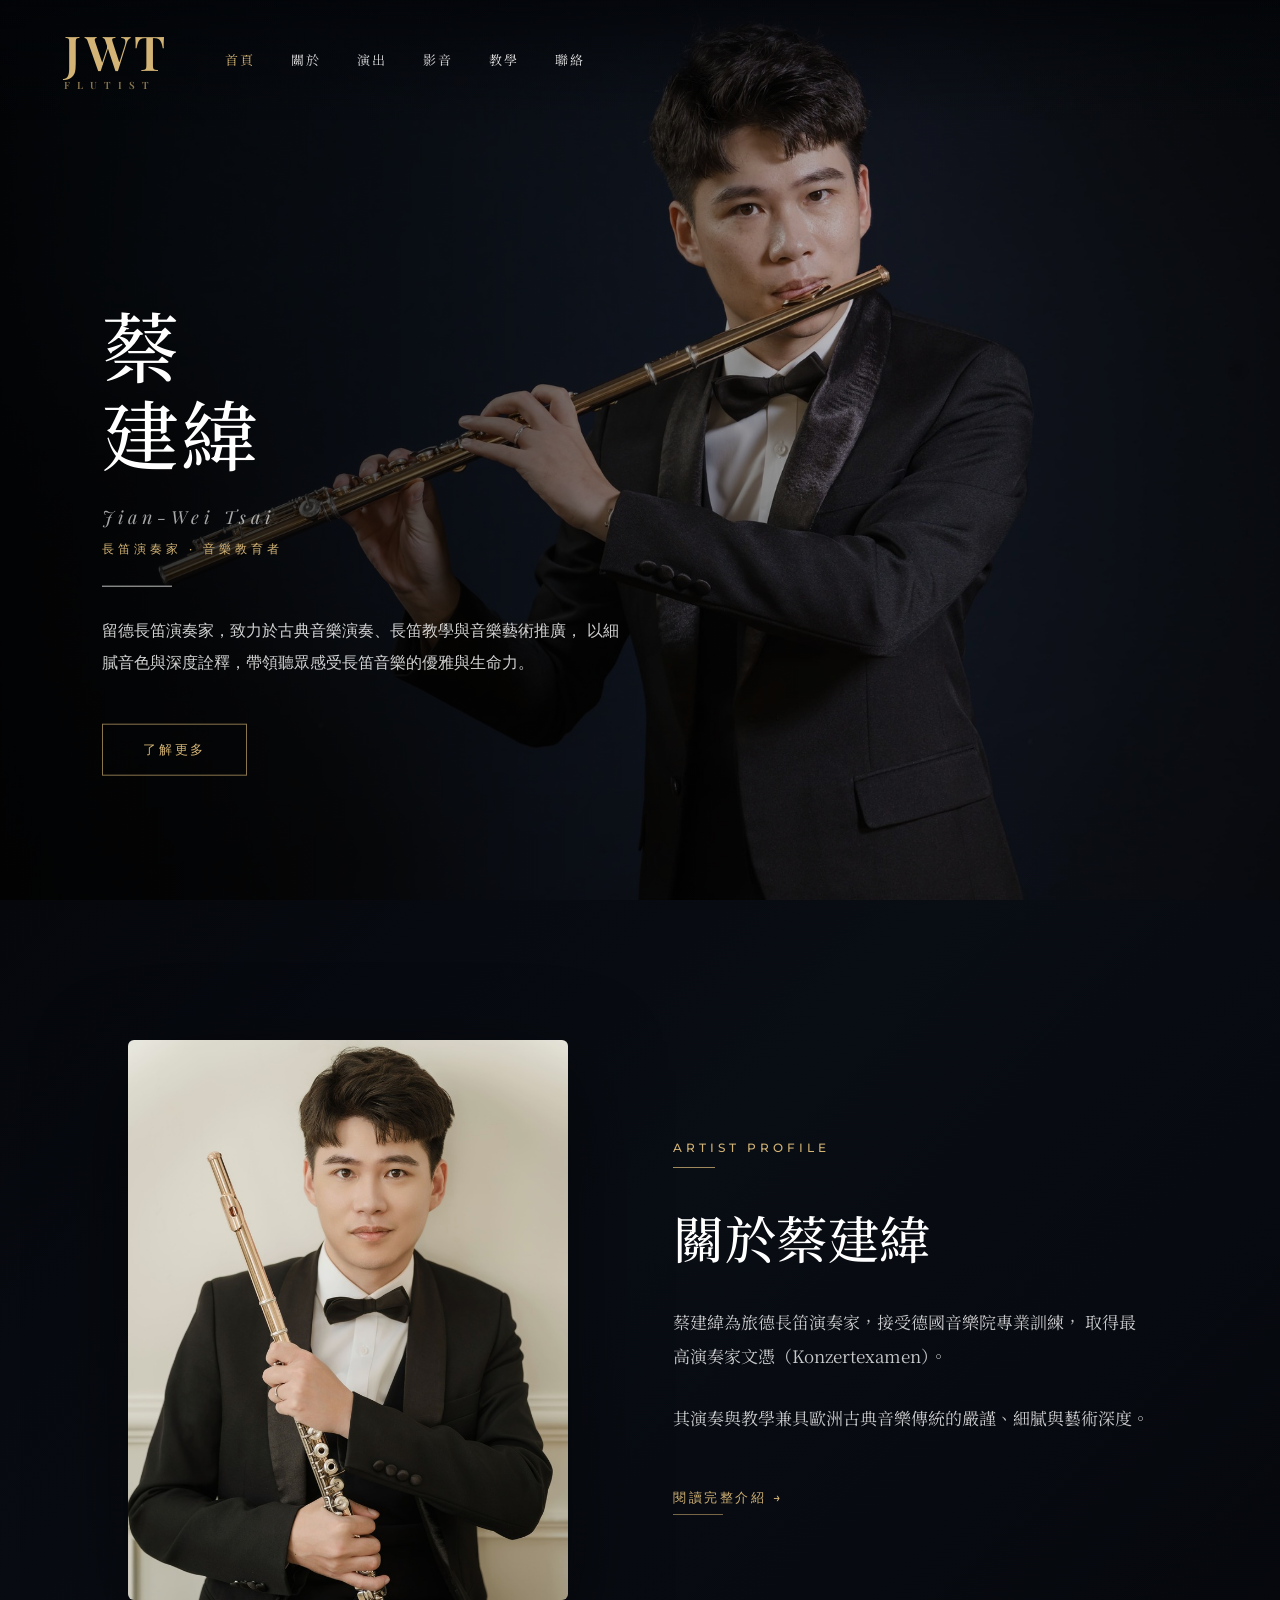
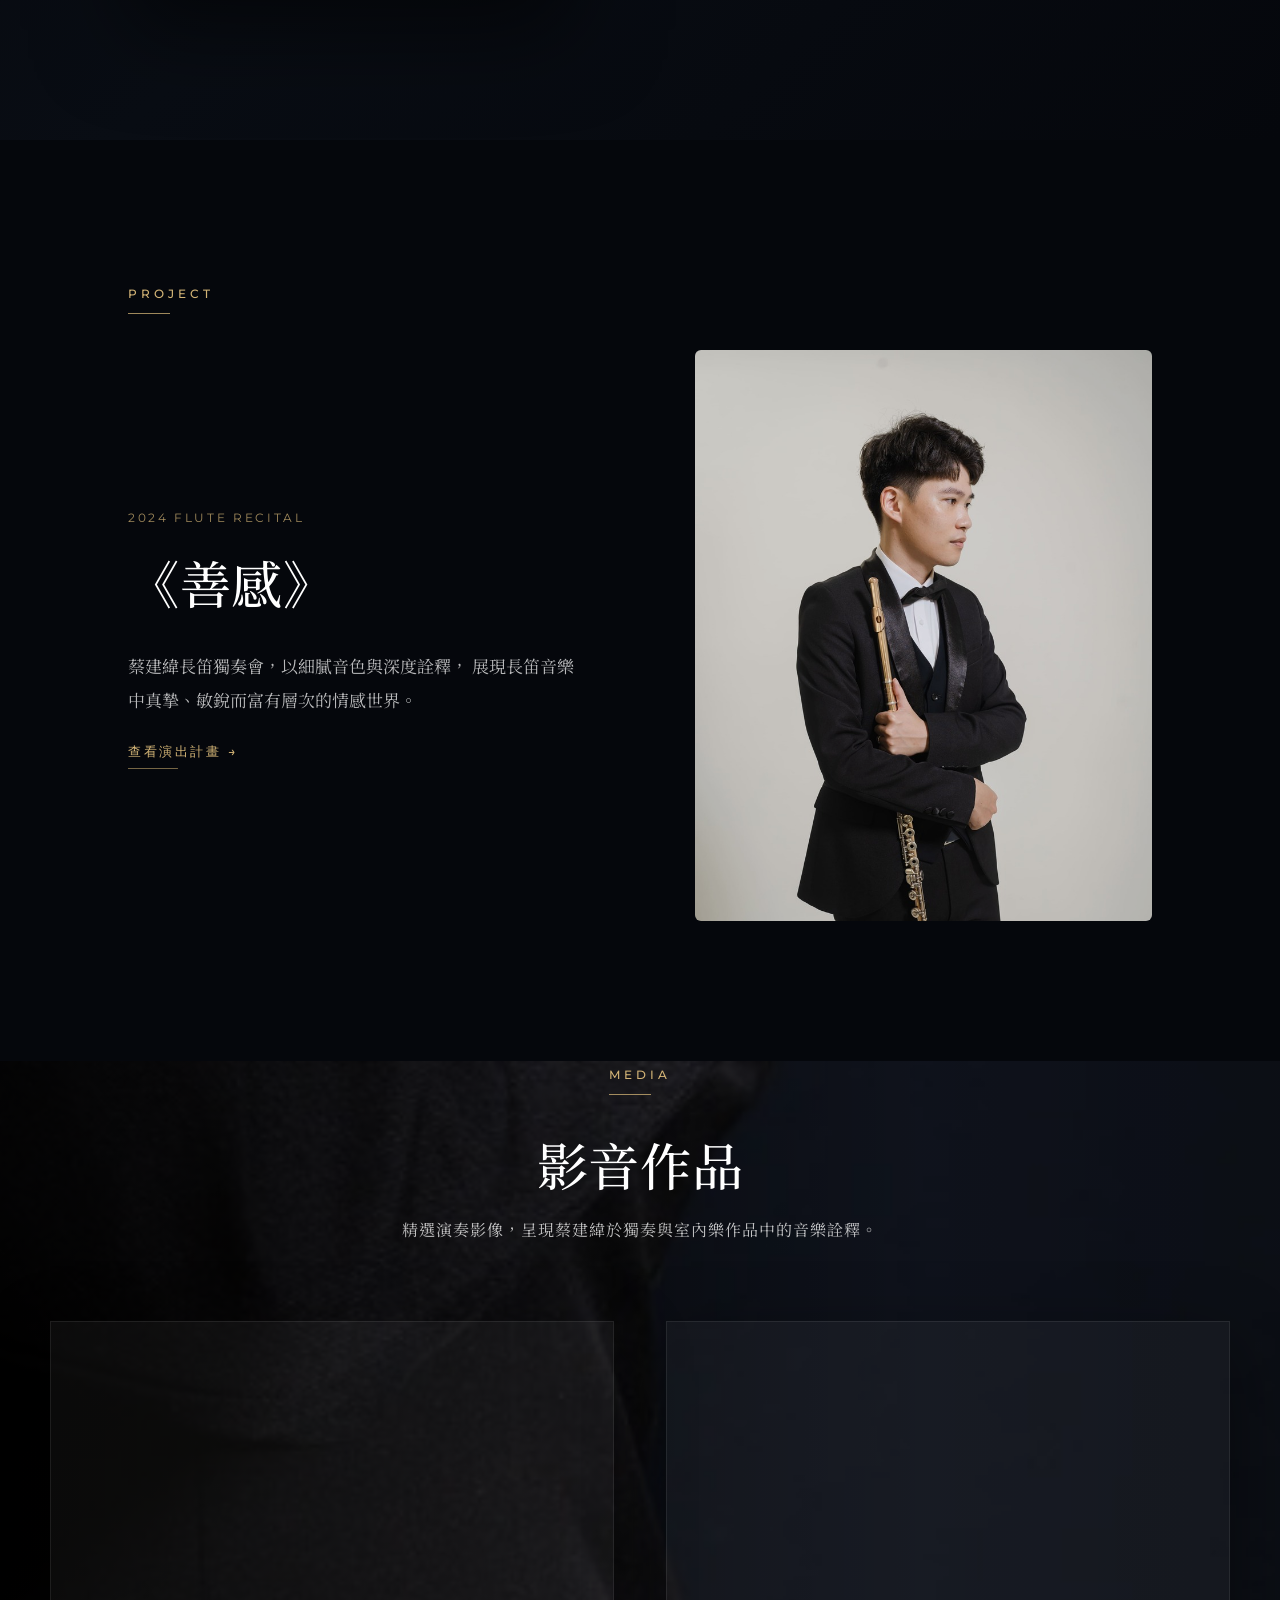
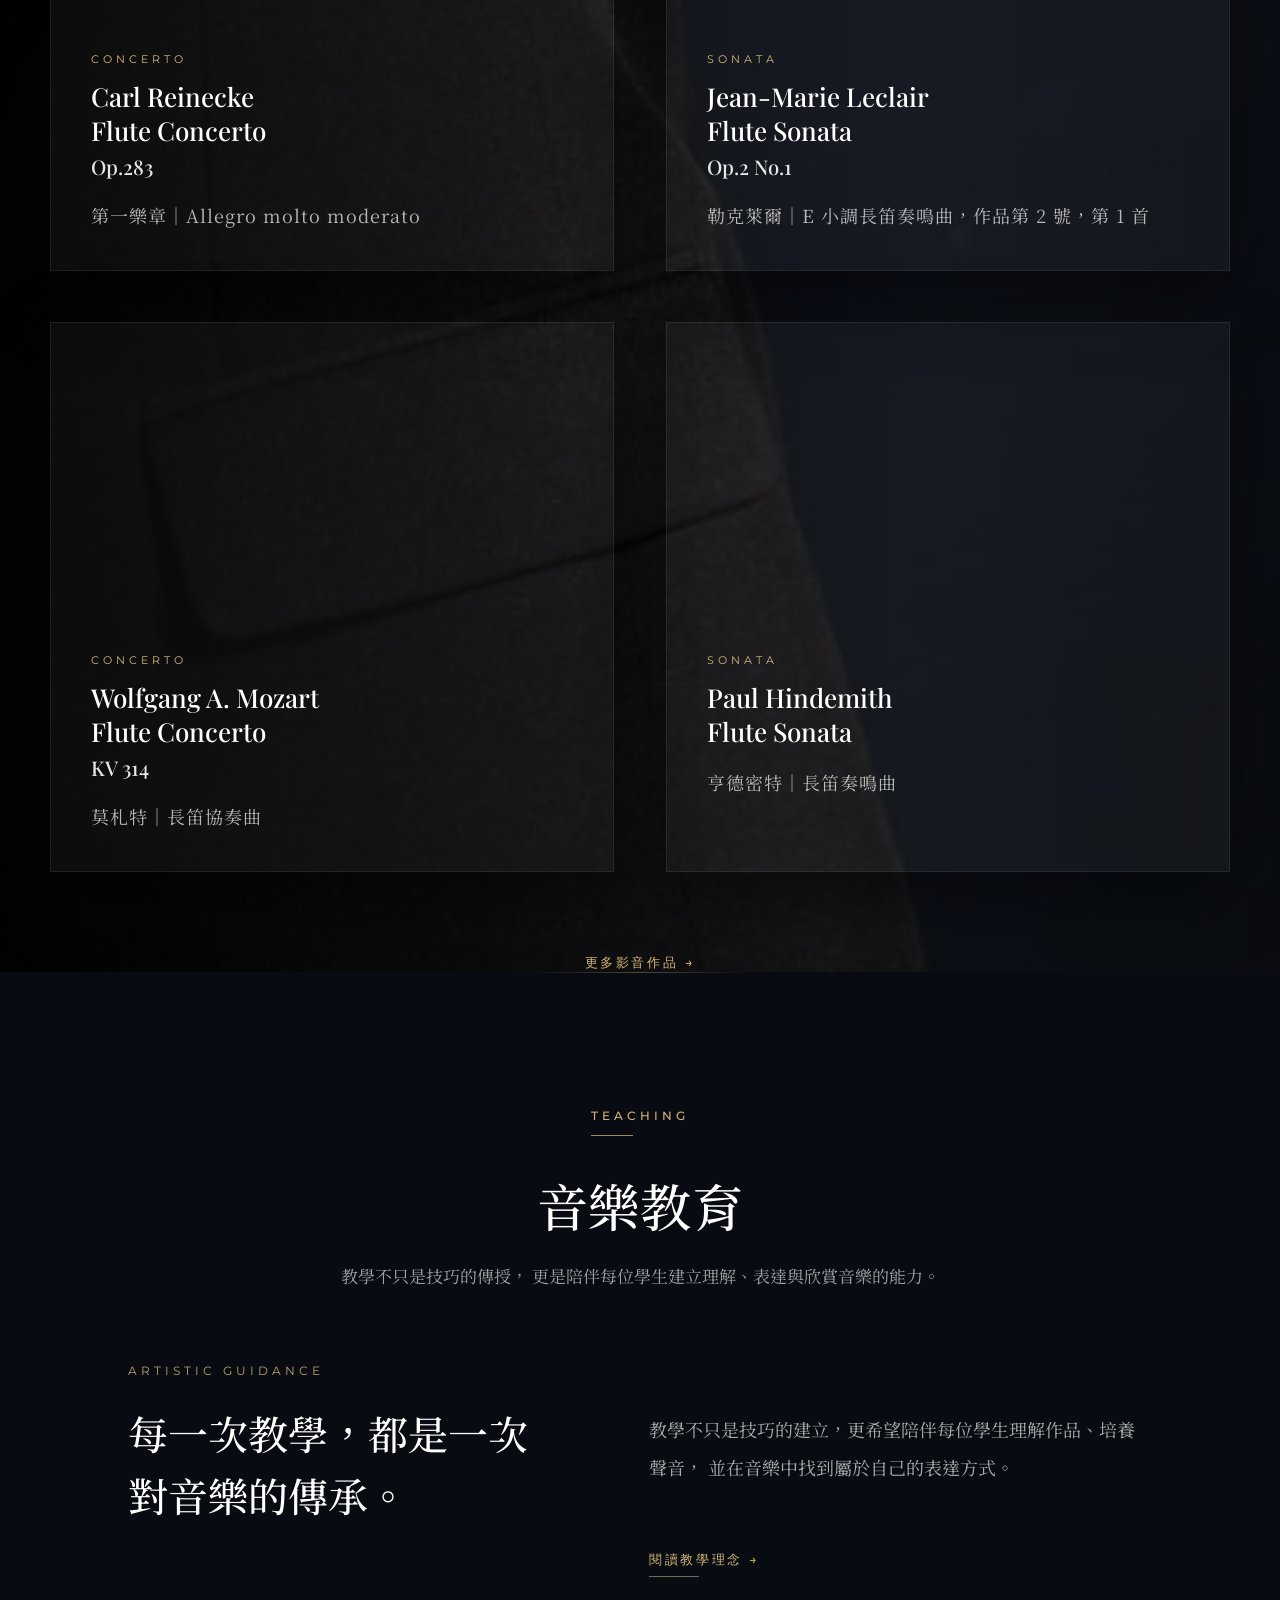
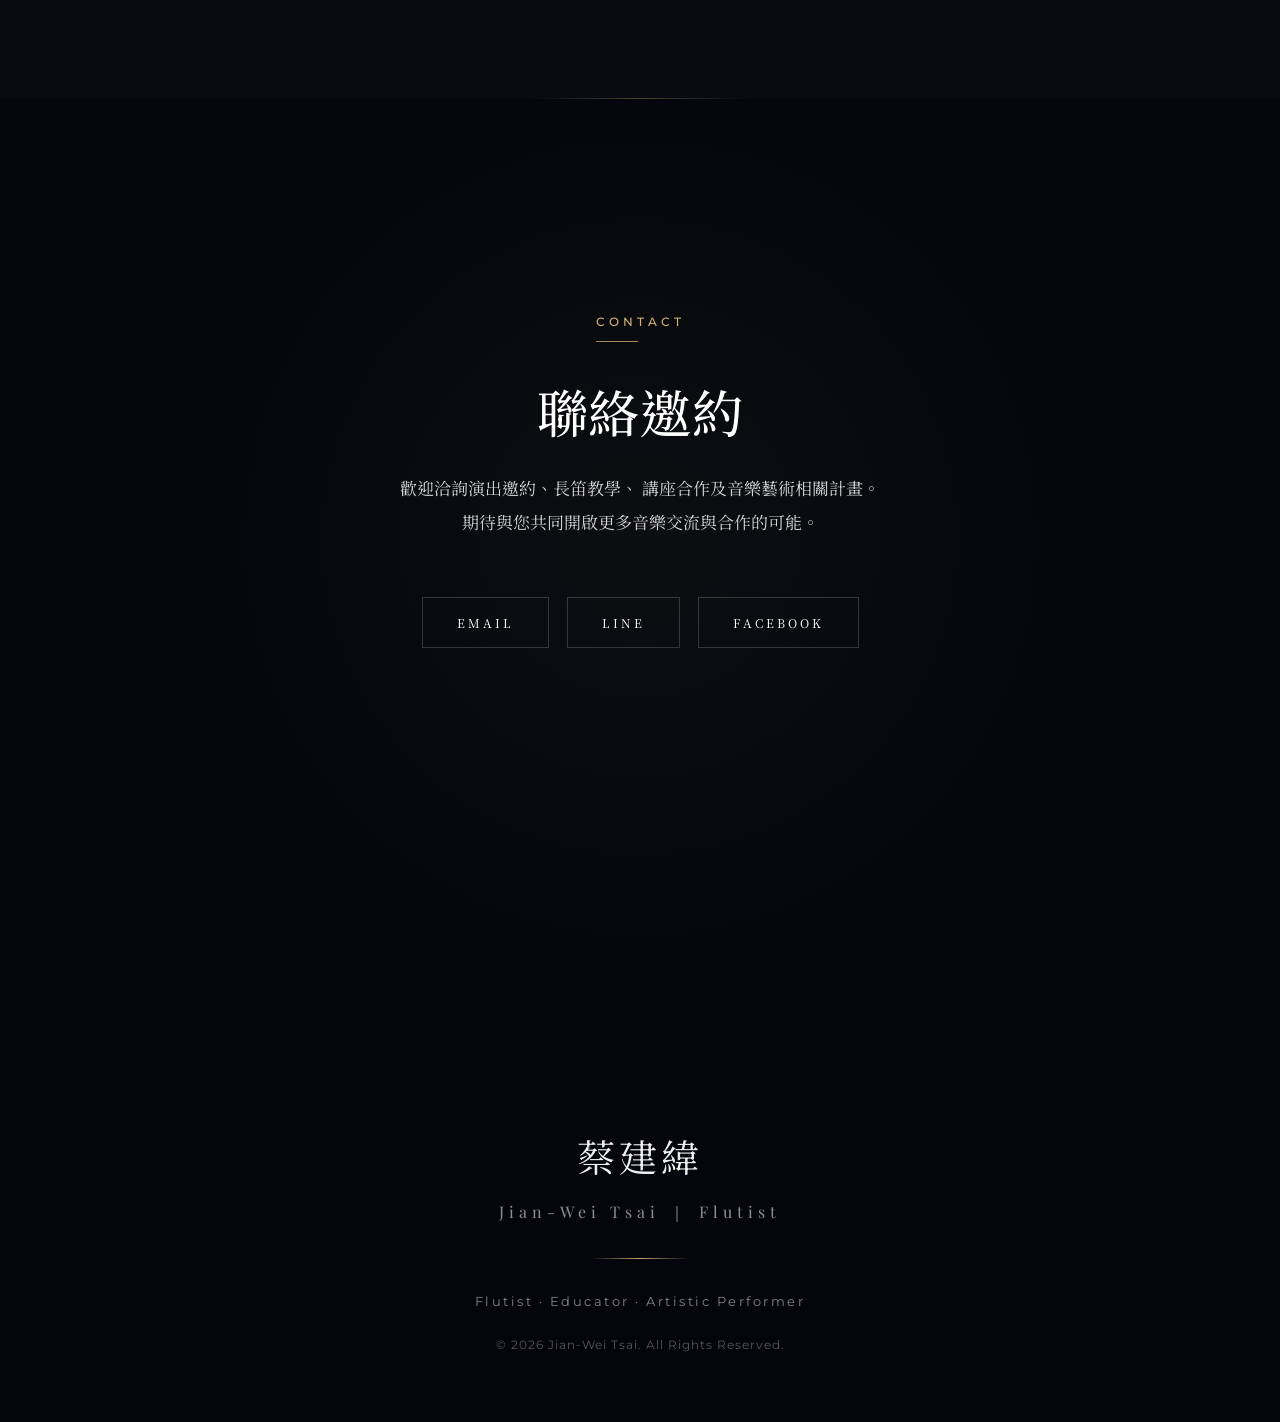
<file: index.html>
<!DOCTYPE html>
<html lang="en">
<head>
  <meta charset="UTF-8">
  <meta name="viewport" content="width=device-width, initial-scale=1.0">
  <title>Tsai Jian-Wei | Flutist</title>

  <link href="https://fonts.googleapis.com/css2?family=Noto+Serif+TC:wght@400;500;600;700&family=Playfair+Display:wght@400;500;600;700&family=Montserrat:wght@300;400;500;600&display=swap" rel="stylesheet">
  <link rel="stylesheet" href="css/base.css">
  <link rel="stylesheet" href="css/index.css">
  
  
</head>

<body>

  <section class="hero">
   <nav class="navbar">

  <div class="logo">
    <a href="index.html">
      JWT
      <span>FLUTIST</span>
    </a>
  </div>

  <button class="nav-toggle" aria-label="開啟選單">
    <span></span>
    <span></span>
  </button>

  <ul class="nav-menu">
    <li><a href="index.html" class="active">首頁</a></li>
    <li><a href="about.html">關於</a></li>
    <li><a href="performance.html">演出</a></li>
    <li><a href="media.html">影音</a></li>
    <li><a href="teaching.html">教學</a></li>
    <li><a href="contact.html">聯絡</a></li>
  </ul>

</nav>

  <section class="hero" id="home">
    
    <div class="hero-content">
      <h1>蔡<br>建緯</h1>
      <div class="artist-name-en">
        Jian-Wei Tsai
      </div>
      <div class="subtitle">長笛演奏家 · 音樂教育者</div>
      <div class="line"></div>
      <div class="intro">
        留德長笛演奏家，致力於古典音樂演奏、長笛教學與音樂藝術推廣，
        以細膩音色與深度詮釋，帶領聽眾感受長笛音樂的優雅與生命力。
      </div>
      <a href="#about" class="button">
        了解更多
      </a>
    </div>
  </section>

<section class="about-section" id="about">

  <div class="about-image reveal">
    <img src="images/about/about-web.jpg" alt="蔡建緯長笛演奏家">
  </div>
  
  <div class="about-content reveal reveal-delay">

    <div class="section-tag">ARTIST PROFILE</div>

<h2>關於蔡建緯</h2>

<p>
  蔡建緯為旅德長笛演奏家，接受德國音樂院專業訓練，
  取得最高演奏家文憑（Konzertexamen）。
</p>

<p>
  其演奏與教學兼具歐洲古典音樂傳統的嚴謹、細膩與藝術深度。
</p>

<a href="about.html" class="text-link">
  閱讀完整介紹 →
</a>

</div>

</section>

<section class="featured-project-section">

  <div class="featured-project-inner reveal">

    <div class="section-tag">PROJECT</div>

    <div class="featured-project-content">

      <div class="featured-project-text">
        <span class="project-year">2024 FLUTE RECITAL</span>

        <h2>《善感》</h2>

        <p>
          蔡建緯長笛獨奏會，以細膩音色與深度詮釋，
          展現長笛音樂中真摯、敏銳而富有層次的情感世界。
        </p>

        <a href="projects.html" class="text-link">
          查看演出計畫 →
        </a>
      </div>

      <div class="featured-project-image">
        <img src="images/projects/project-sensitive.jpg" alt="《善感》蔡建緯長笛獨奏會">
      </div>

    </div>

  </div>

</section>    

<div class="media-header reveal">
  <div class="section-tag">MEDIA</div>
  <h2>影音作品</h2>
  <p>
    精選演奏影像，呈現蔡建緯於獨奏與室內樂作品中的音樂詮釋。
  </p>
</div>

  <div class="media-grid">

    <div class="video-card reveal reveal-delay">
      <div class="video-wrapper">
        <iframe src="https://www.youtube.com/embed/6gDH9jB5NtU" title="蔡建緯長笛演奏影片" frameborder="0" allowfullscreen></iframe>
      </div>
  
      <div class="video-info">
        <div class="work-type">CONCERTO</div>
        <h3>
          Carl Reinecke<br>
          <span>Flute Concerto</span><br>
          <small>Op.283</small>
        </h3>
        <p>第一樂章｜Allegro molto moderato</p>
      </div>
    </div>
  
    <div class="video-card reveal reveal-delay">
      <div class="video-wrapper">
        <iframe src="https://www.youtube.com/embed/9FYyobn8W78" title="蔡建緯長笛演奏影片" frameborder="0" allowfullscreen></iframe>
      </div>
  
     <div class="video-info">
        <div class="work-type">SONATA</div>
      
        <h3>
          Jean-Marie Leclair<br>
          <span>Flute Sonata</span><br>
          <small>Op.2 No.1</small>
        </h3>
      
        <p>
          勒克萊爾｜E 小調長笛奏鳴曲，作品第 2 號，第 1 首
        </p>
      </div>
    </div>
  
    <div class="video-card reveal reveal-delay">
      <div class="video-wrapper">
        <iframe src="https://www.youtube.com/embed/RzewiydncyU" title="蔡建緯長笛演奏影片" frameborder="0" allowfullscreen></iframe>
      </div>
  
      <div class="video-info">
        <div class="work-type">CONCERTO</div>
      
        <h3>
          Wolfgang A. Mozart<br>
          <span>Flute Concerto</span><br>
          <small>KV 314</small>
        </h3>
      
        <p>
          莫札特｜長笛協奏曲
        </p>
      </div>
    </div>
  
    <div class="video-card reveal reveal-delay">
      <div class="video-wrapper">
        <iframe src="https://www.youtube.com/embed/kTcuHcNYNdY" title="蔡建緯長笛演奏影片" frameborder="0" allowfullscreen></iframe>
      </div>
  
      <div class="video-info">
        <div class="work-type">SONATA</div>
      
        <h3>
          Paul Hindemith<br>
          <span>Flute Sonata</span>
        </h3>
      
        <p>
          亨德密特｜長笛奏鳴曲
        </p>
      </div>
    </div>
  
  </div>

 </div>
 <div class="media-more reveal">
  <a href="media.html" class="text-link">
    更多影音作品 →
  </a>
</div>   
</section>
  
  <section class="teaching-section" id="teaching">

    <div class="teaching-header reveal">

      <div class="section-tag">
        TEACHING
      </div>
    
      <h2>音樂教育</h2>
    
      <p>
        教學不只是技巧的傳授，
        更是陪伴每位學生建立理解、表達與欣賞音樂的能力。
      </p>
    
    </div>
  
    <div class="teaching-inner reveal">

      <div class="teaching-intro">
    
        <div class="teaching-label">
          ARTISTIC GUIDANCE
        </div>
    
        <h3>
          每一次教學，都是一次對音樂的傳承。
        </h3>
    
      </div>
    
      <div class="teaching-content">
    
        <p>
          教學不只是技巧的建立，更希望陪伴每位學生理解作品、培養聲音，
          並在音樂中找到屬於自己的表達方式。
        </p>
    
        <a href="teaching.html" class="text-link">
          閱讀教學理念 →
        </a>
    
      </div>
    
    </div>
  
  </section>
    
      <section class="contact-section" id="contact">
        <div class="contact-inner reveal">
      
          <div class="section-tag">CONTACT</div>
      
          <h2>聯絡邀約</h2>
      
          <p>
            歡迎洽詢演出邀約、長笛教學、
            講座合作及音樂藝術相關計畫。
            <br>
            期待與您共同開啟更多音樂交流與合作的可能。
          </p>
      
          <div class="contact-links">
            <a href="mailto:a82718g@yahoo.com.tw">EMAIL</a>
      
            <a href="https://line.me/ti/p/5Bj6A7cSZb" target="_blank">
              LINE
            </a>
      
            <a href="https://www.facebook.com/tsai.jian.wei" target="_blank">
              FACEBOOK
            </a>
          </div>
      
        </div>
      </section>

  <footer class="footer reveal">

  <div class="footer-name">
    蔡建緯
  </div>

  <div class="footer-title">
    Jian-Wei Tsai ｜ Flutist
  </div>

  <div class="footer-line"></div>

  <div class="footer-text">
    Flutist · Educator · Artistic Performer
  </div>
    
  <div class="footer-copy">
    © 2026 Jian-Wei Tsai. All Rights Reserved.
  </div>

</footer>
  
  </div>

</section> 
  
<script src="js/script.js"></script>
</body>
</html>
</file>
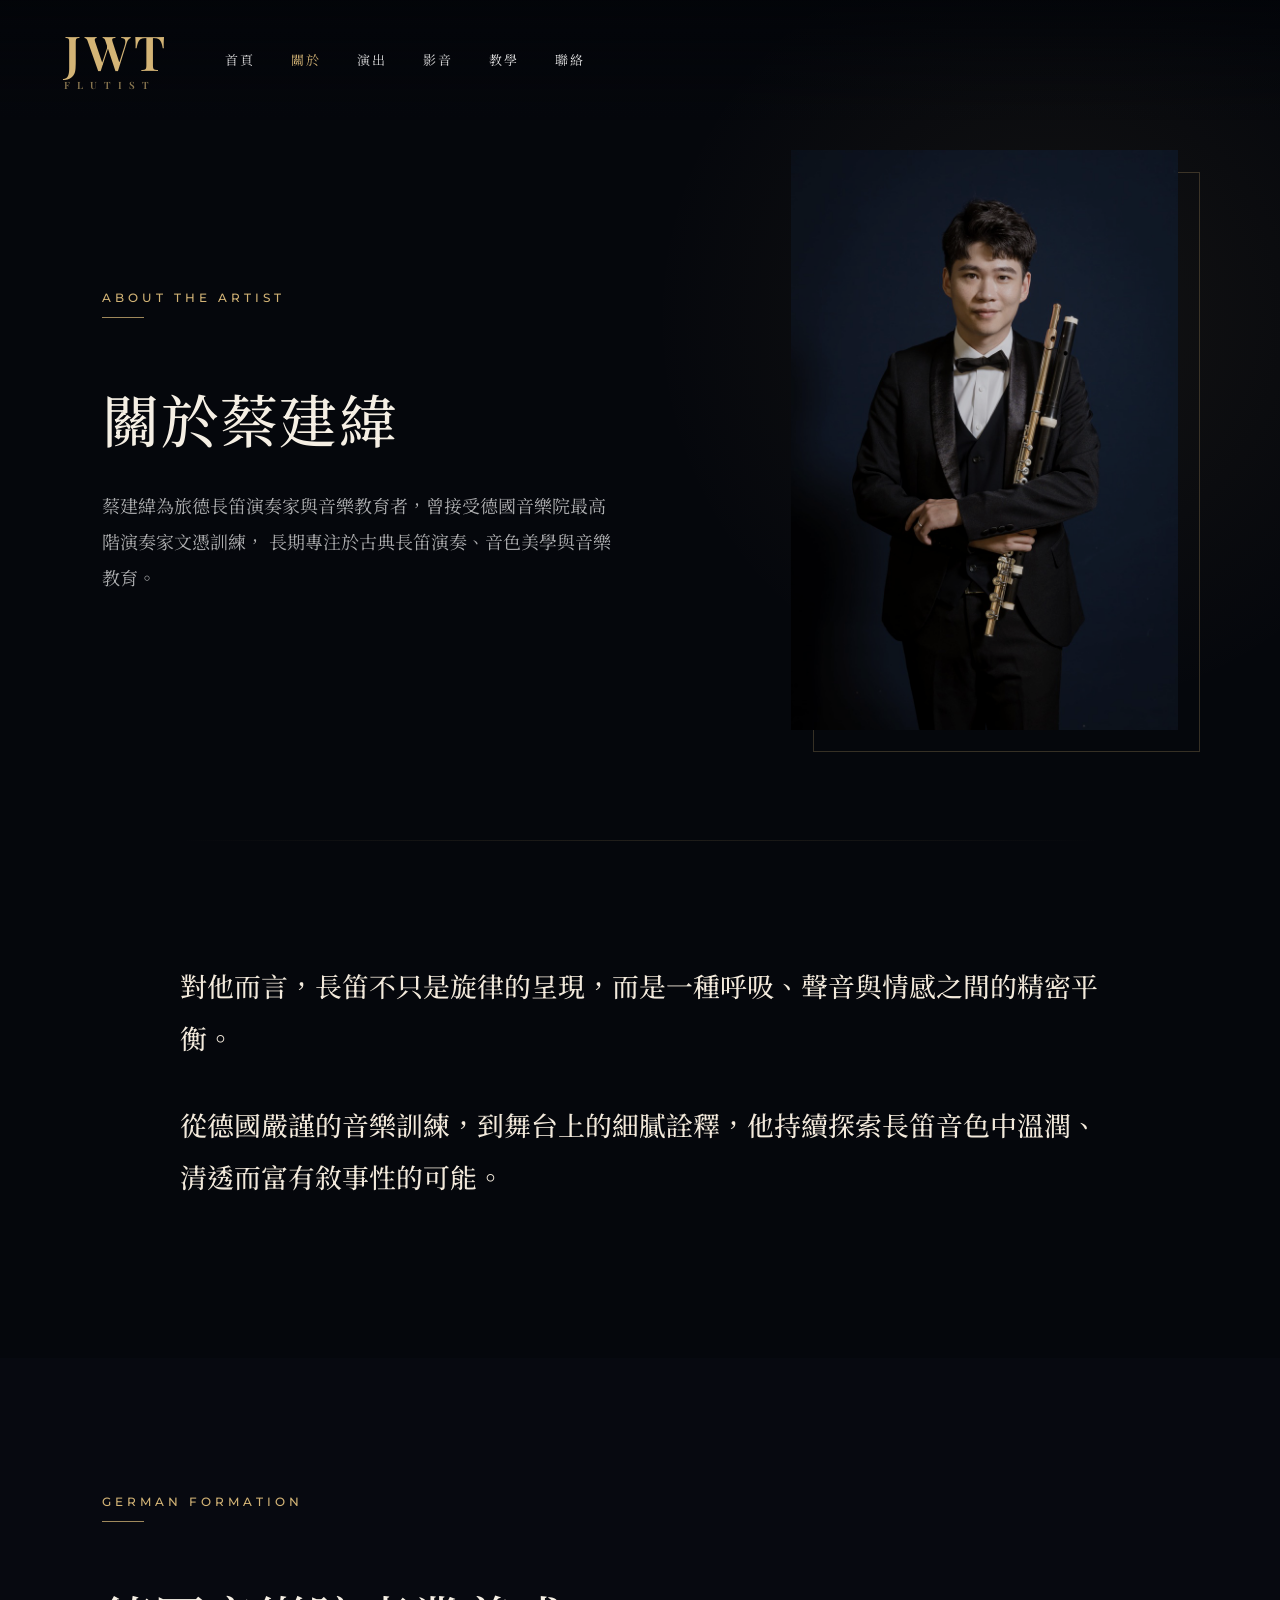
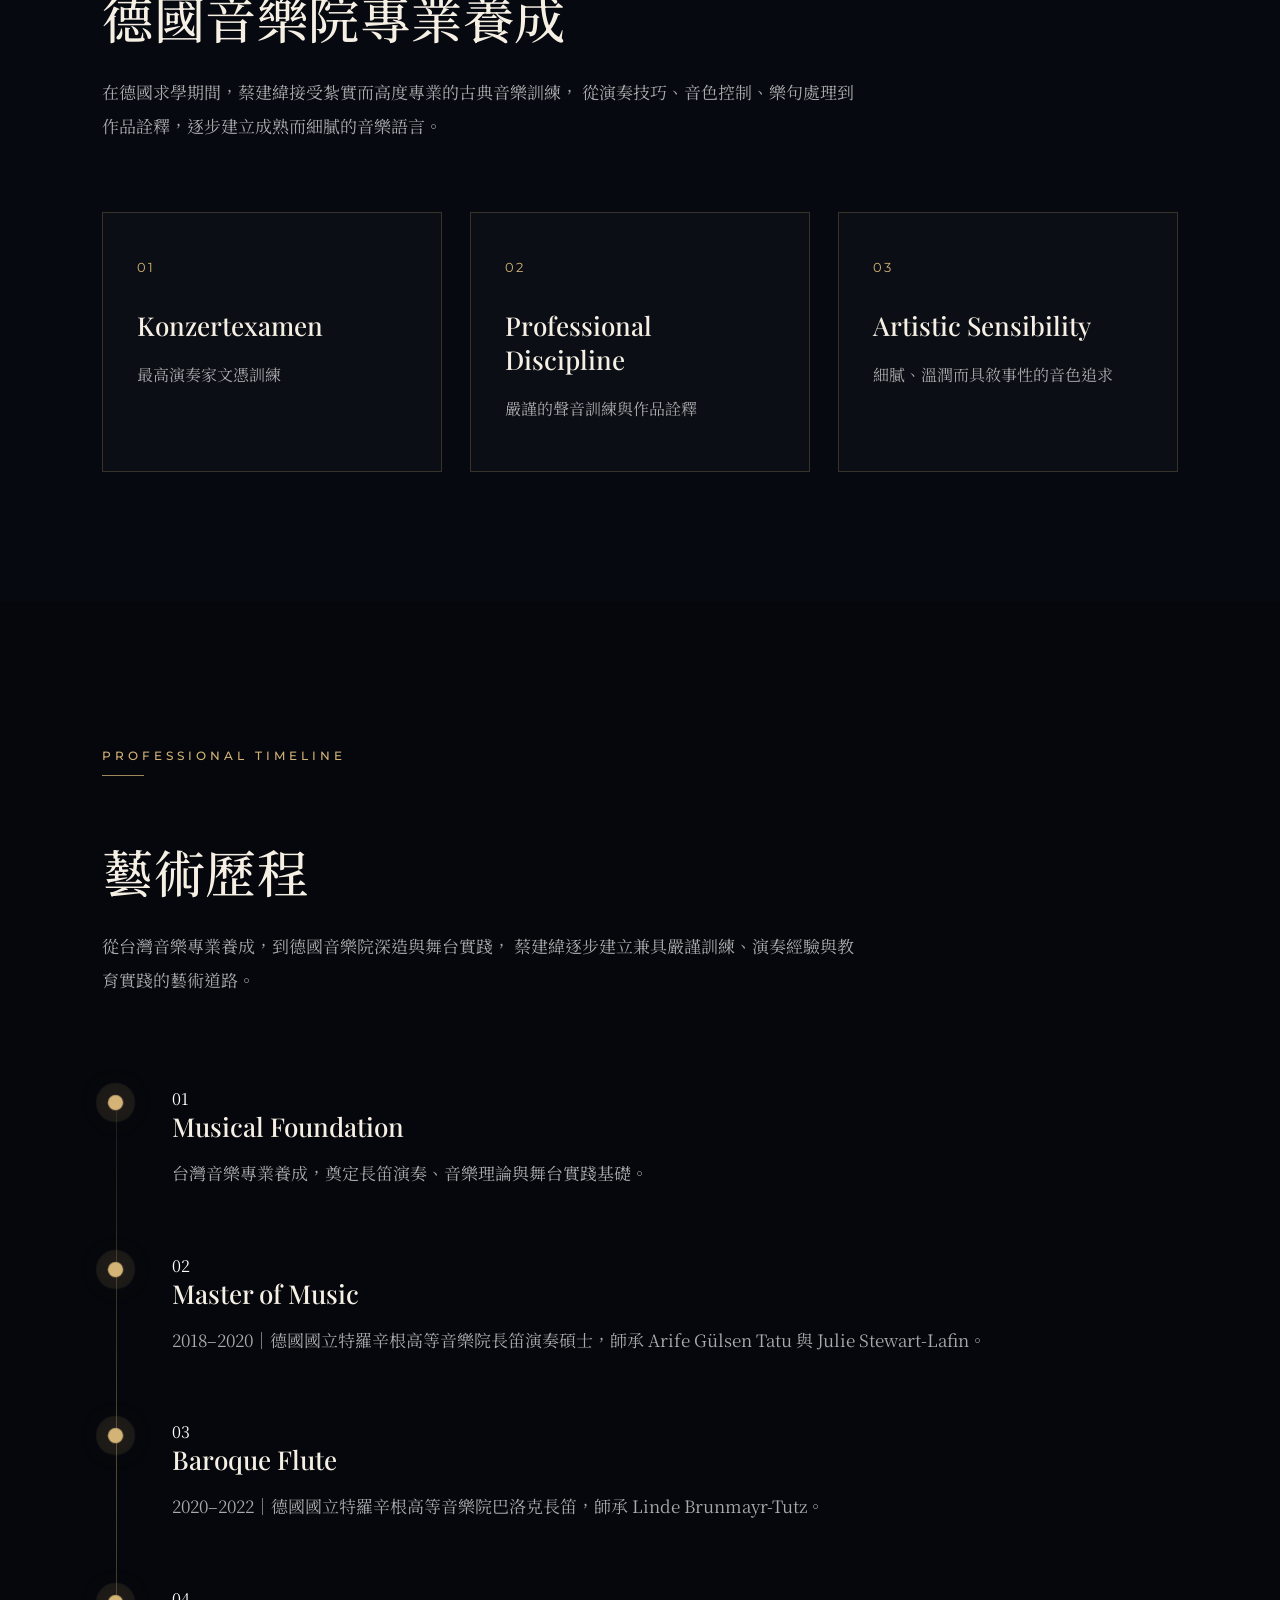
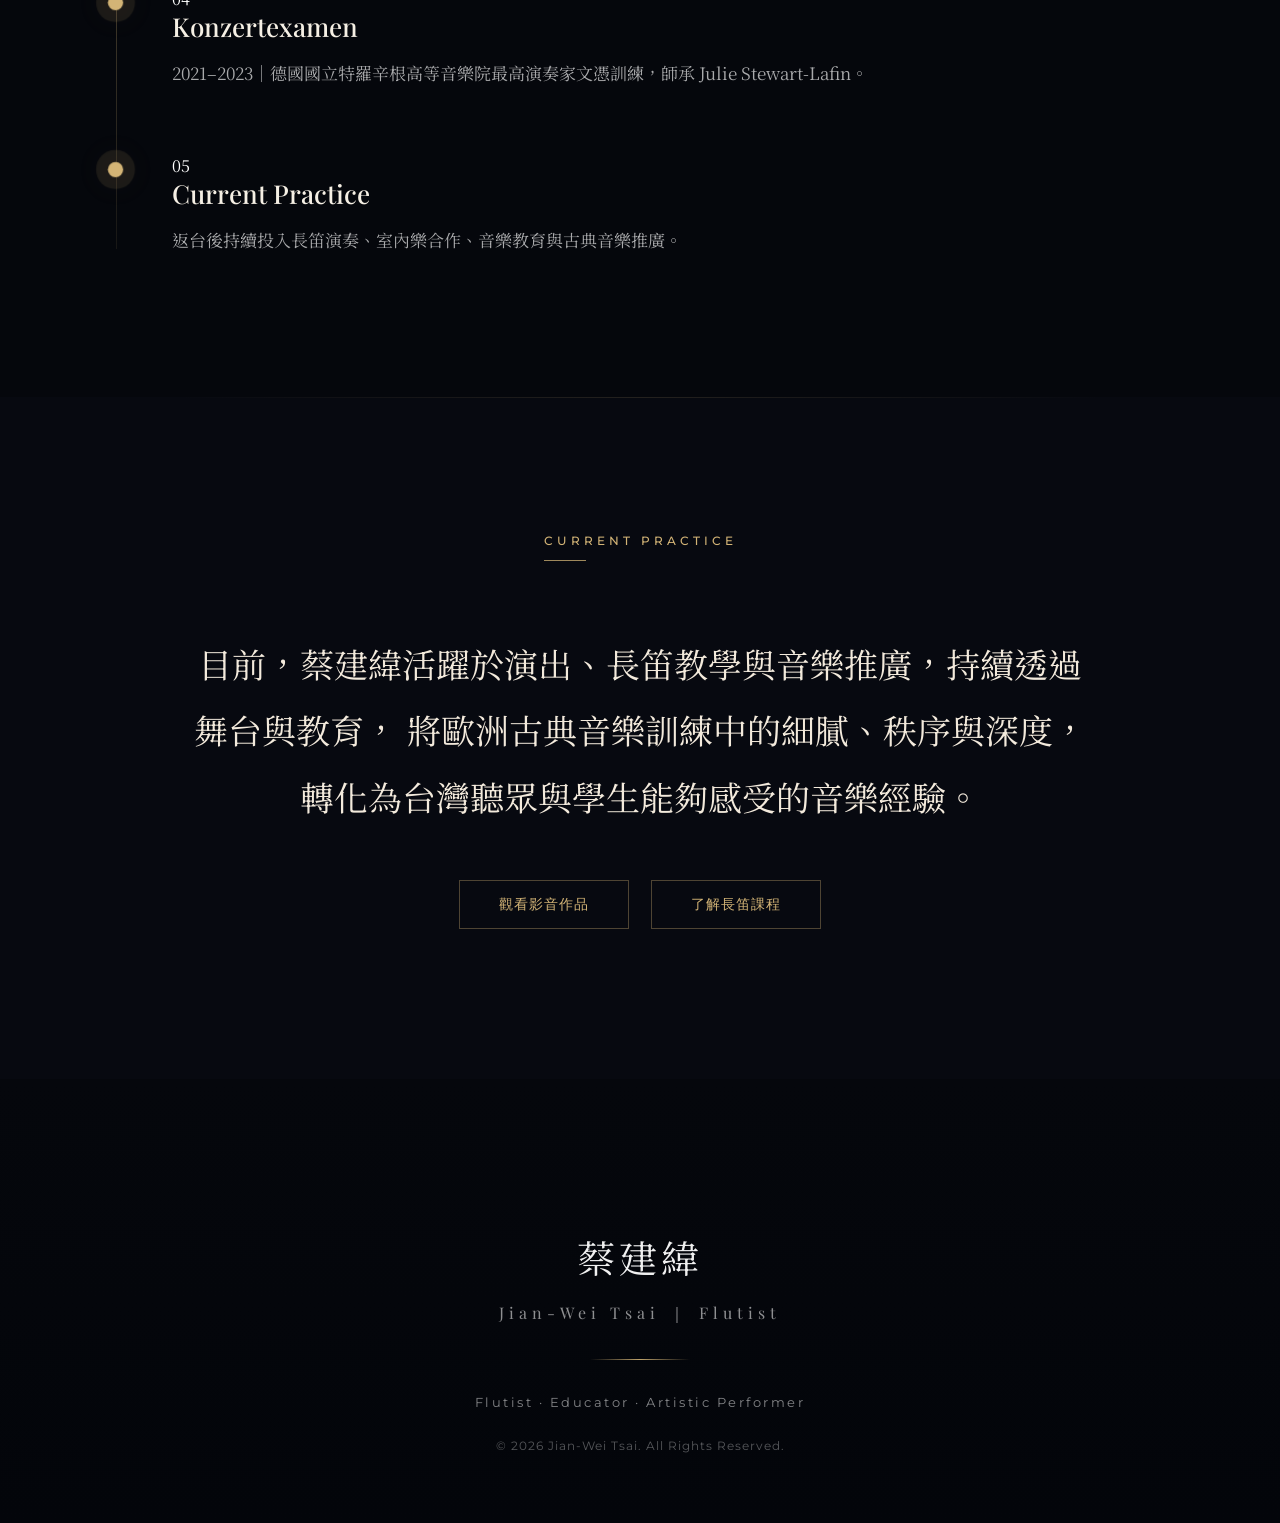
<file: about.html>
<!DOCTYPE html>
<html lang="zh-Hant">
<head>
  <meta charset="UTF-8">
  <meta name="viewport" content="width=device-width, initial-scale=1.0">
  <title>About | 蔡建緯 Tsai Jian-Wei</title>

  <link href="https://fonts.googleapis.com/css2?family=Noto+Serif+TC:wght@400;500;600;700&family=Playfair+Display:wght@400;500;600;700&family=Montserrat:wght@300;400;500;600&display=swap" rel="stylesheet">
  <link rel="stylesheet" href="css/base.css">
  <link rel="stylesheet" href="css/about.css">
  
</head>
<body class="about-page">

<header class="site-header">
  <nav class="navbar">

  <div class="logo">
    <a href="index.html">
      JWT
      <span>FLUTIST</span>
    </a>
  </div>

  <button class="nav-toggle" aria-label="開啟選單">
    <span></span>
    <span></span>
  </button>

  <ul class="nav-menu">
    <li><a href="index.html">首頁</a></li>
    <li><a href="about.html" class="active">關於</a></li>
    <li><a href="performance.html">演出</a></li>
    <li><a href="media.html">影音</a></li>
    <li><a href="teaching.html">教學</a></li>
    <li><a href="contact.html">聯絡</a></li>
  </ul>

</nav>
</header>

<main>

  <section class="about-page-hero">

  <div class="about-hero-inner">

    <div class="about-hero-text reveal">
      <div class="section-tag">ABOUT THE ARTIST</div>

      <h1>關於蔡建緯</h1>

      <p>
        蔡建緯為旅德長笛演奏家與音樂教育者，曾接受德國音樂院最高階演奏家文憑訓練，
        長期專注於古典長笛演奏、音色美學與音樂教育。
      </p>
    </div>

    <div class="about-hero-image reveal reveal-delay">
      <img src="images/about/hero-portrait.jpg" alt="蔡建緯長笛演奏家肖像">
    </div>

  </div>

</section>

  <section class="artist-statement-section">
    <div class="artist-statement-inner reveal">
      <p>
        對他而言，長笛不只是旋律的呈現，而是一種呼吸、聲音與情感之間的精密平衡。
      </p>

      <p>
        從德國嚴謹的音樂訓練，到舞台上的細膩詮釋，他持續探索長笛音色中溫潤、清透而富有敘事性的可能。
      </p>
    </div>
  </section>

  <section class="formation-section">
    <div class="formation-inner">

      <div class="formation-header reveal">
        <div class="section-tag">GERMAN FORMATION</div>
        <h2>德國音樂院專業養成</h2>
        <p>
          在德國求學期間，蔡建緯接受紮實而高度專業的古典音樂訓練，
          從演奏技巧、音色控制、樂句處理到作品詮釋，逐步建立成熟而細膩的音樂語言。
        </p>
      </div>

      <div class="formation-grid">
        <div class="formation-card reveal">
          <span>01</span>
          <h3>Konzertexamen</h3>
          <p>最高演奏家文憑訓練</p>
        </div>

        <div class="formation-card reveal reveal-delay">
          <span>02</span>
          <h3>Professional Discipline</h3>
          <p>嚴謹的聲音訓練與作品詮釋</p>
        </div>

        <div class="formation-card reveal reveal-delay">
          <span>03</span>
          <h3>Artistic Sensibility</h3>
          <p>細膩、溫潤而具敘事性的音色追求</p>
        </div>
      </div>

    </div>
  </section>

    <section class="timeline-section">
  <div class="timeline-inner">

    <div class="timeline-header reveal">
      <div class="section-tag">PROFESSIONAL TIMELINE</div>
      <h2>藝術歷程</h2>
      <p>
        從台灣音樂專業養成，到德國音樂院深造與舞台實踐，
        蔡建緯逐步建立兼具嚴謹訓練、演奏經驗與教育實踐的藝術道路。
      </p>
    </div>

    <div class="timeline-list">

      <div class="timeline-item reveal">
        <div class="timeline-number">01</div>
        <div class="timeline-content">
          <h3>Musical Foundation</h3>
          <p>台灣音樂專業養成，奠定長笛演奏、音樂理論與舞台實踐基礎。</p>
        </div>
      </div>
      
      <div class="timeline-item reveal">
        <div class="timeline-number">02</div>
        <div class="timeline-content">
          <h3>Master of Music</h3>
          <p>2018–2020｜德國國立特羅辛根高等音樂院長笛演奏碩士，師承 Arife Gülsen Tatu 與 Julie Stewart-Lafin。</p>
        </div>
      </div>
      
      <div class="timeline-item reveal">
        <div class="timeline-number">03</div>
        <div class="timeline-content">
          <h3>Baroque Flute</h3>
          <p>2020–2022｜德國國立特羅辛根高等音樂院巴洛克長笛，師承 Linde Brunmayr-Tutz。</p>
        </div>
      </div>
      
      <div class="timeline-item reveal">
        <div class="timeline-number">04</div>
        <div class="timeline-content">
          <h3>Konzertexamen</h3>
          <p>2021–2023｜德國國立特羅辛根高等音樂院最高演奏家文憑訓練，師承 Julie Stewart-Lafin。</p>
        </div>
      </div>
      
      <div class="timeline-item reveal">
        <div class="timeline-number">05</div>
        <div class="timeline-content">
          <h3>Current Practice</h3>
          <p>返台後持續投入長笛演奏、室內樂合作、音樂教育與古典音樂推廣。</p>
        </div>
      </div>

    </div>

  </div>
</section>

   <section class="current-practice-section">
    <div class="current-practice-inner reveal">
      <div class="section-tag">CURRENT PRACTICE</div>
      <p>
        目前，蔡建緯活躍於演出、長笛教學與音樂推廣，持續透過舞台與教育，
        將歐洲古典音樂訓練中的細膩、秩序與深度，轉化為台灣聽眾與學生能夠感受的音樂經驗。
      </p>

      <div class="about-page-links">
        <a href="media.html">觀看影音作品</a>
        <a href="teaching.html">了解長笛課程</a>
      </div>
    </div>
  </section>

</main>

<footer class="footer reveal">

  <div class="footer-name">
    蔡建緯
  </div>

  <div class="footer-title">
    Jian-Wei Tsai ｜ Flutist
  </div>

  <div class="footer-line"></div>

  <div class="footer-text">
    Flutist · Educator · Artistic Performer
  </div>
    
  <div class="footer-copy">
    © 2026 Jian-Wei Tsai. All Rights Reserved.
  </div>

</footer>

<script src="js/script.js"></script>
</body>
</html>
</file>
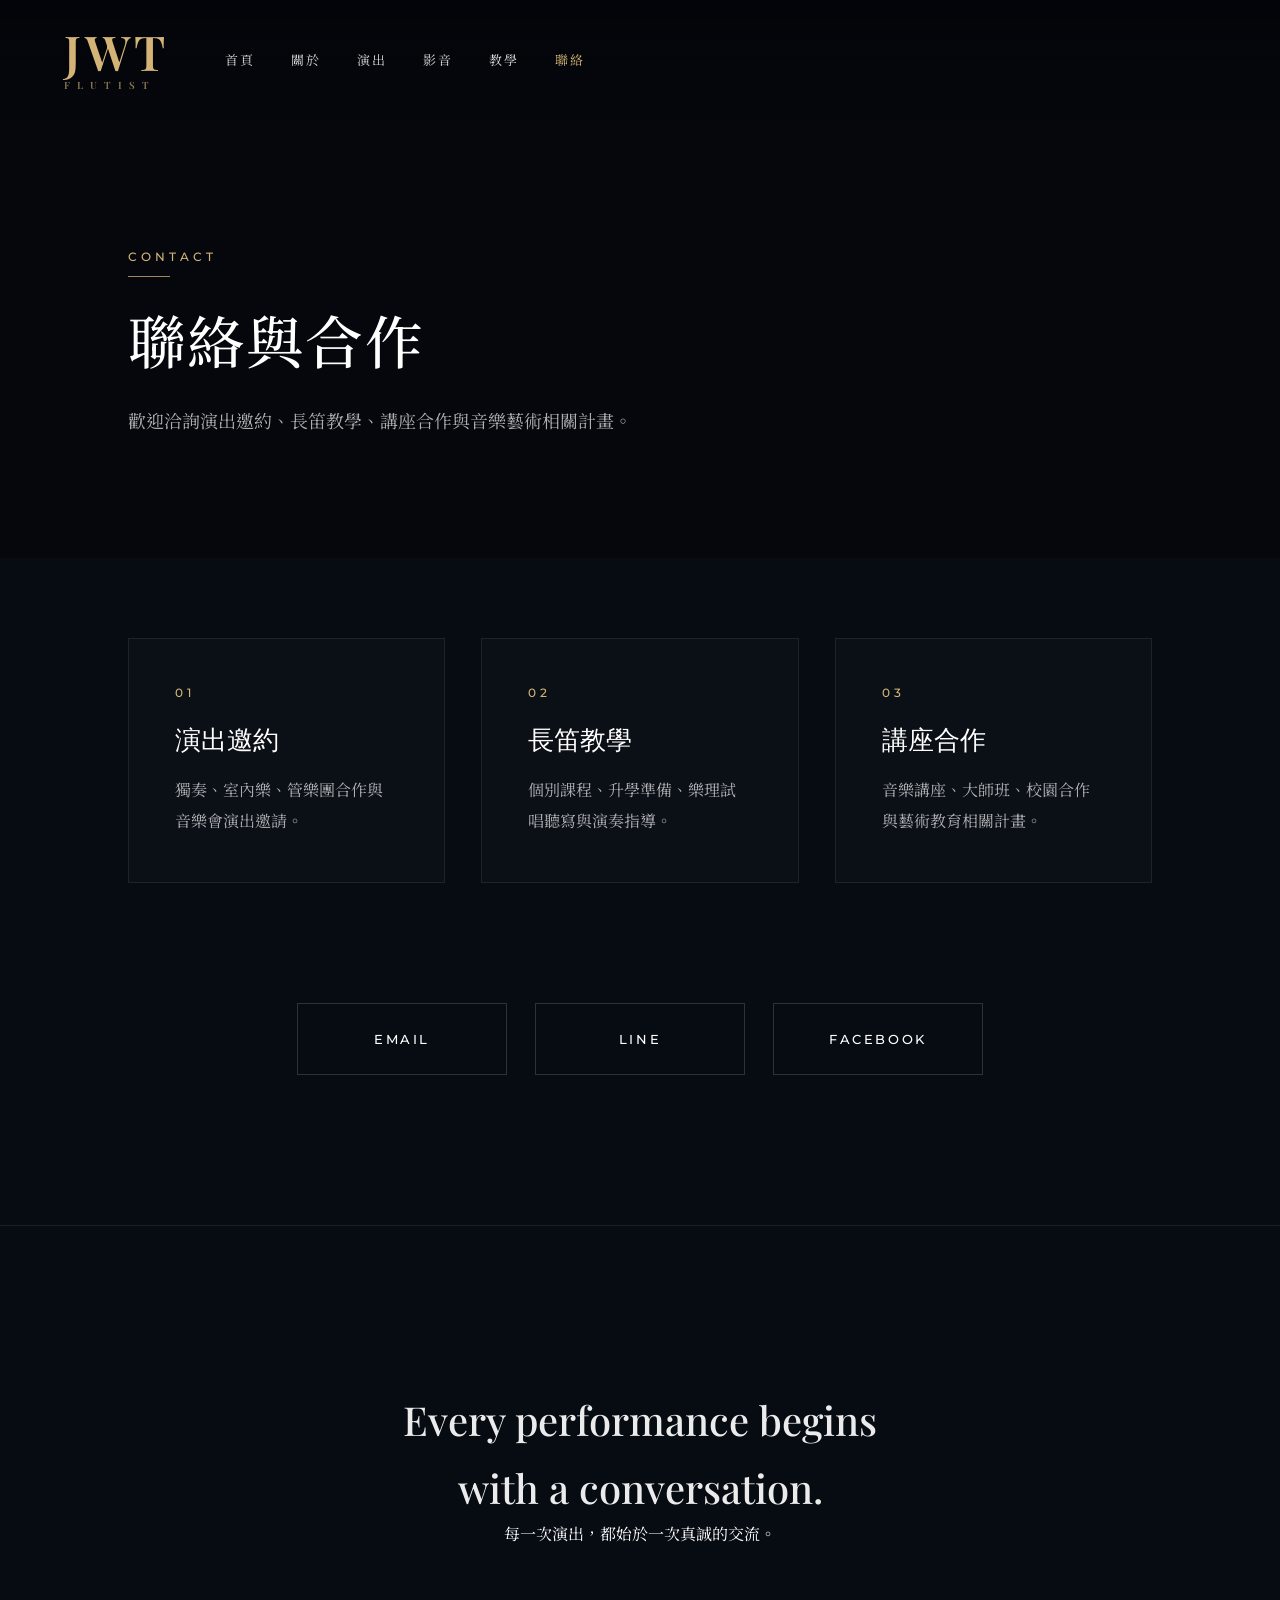
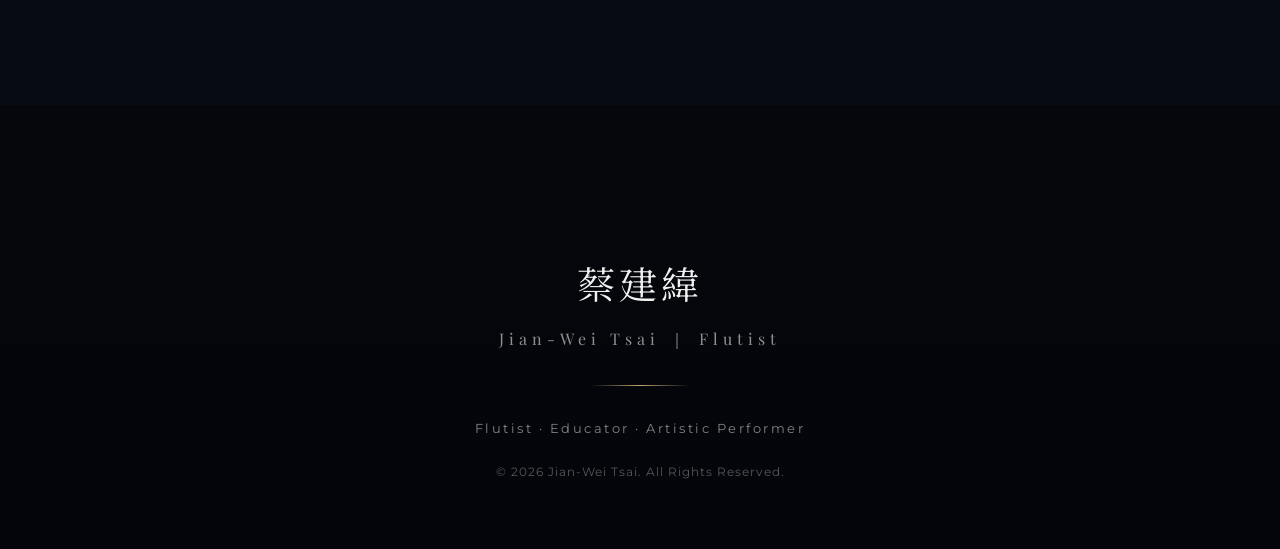
<file: contact.html>
<!DOCTYPE html>
<html lang="zh-Hant">
<head>
  <meta charset="UTF-8">
  <meta name="viewport" content="width=device-width, initial-scale=1.0">
  <title>聯絡邀約 | Tsai Jian-Wei</title>

  <link href="https://fonts.googleapis.com/css2?family=Noto+Serif+TC:wght@400;500;600;700&family=Playfair+Display:wght@400;500;600;700&family=Montserrat:wght@300;400;500;600&display=swap" rel="stylesheet">
  <link rel="stylesheet" href="css/base.css">
  <link rel="stylesheet" href="css/contact.css">

</head>

<body>
<header class="site-header">
  <nav class="navbar">

  <div class="logo">
    <a href="index.html">
      JWT
      <span>FLUTIST</span>
    </a>
  </div>

  <button class="nav-toggle" aria-label="開啟選單">
    <span></span>
    <span></span>
  </button>

  <ul class="nav-menu">
    <li><a href="index.html">首頁</a></li>
    <li><a href="about.html">關於</a></li>
    <li><a href="performance.html">演出</a></li>
    <li><a href="media.html">影音</a></li>
    <li><a href="teaching.html">教學</a></li>
    <li><a href="contact.html" class="active">聯絡</a></li>
  </ul>

</nav>
</header>

  <main class="contact-page">

    <section class="page-hero">
      <div class="page-hero-inner reveal">
        <div class="section-tag">CONTACT</div>
        <h1>聯絡與合作</h1>
  
        <p>
          歡迎洽詢演出邀約、長笛教學、講座合作與音樂藝術相關計畫。
        </p>
  
      </div>
    </section>
  
    <section class="contact-purpose-section">
      <div class="contact-purpose-inner reveal">
  
        <div class="contact-purpose-item">
          <span>01</span>
          <h3>演出邀約</h3>
          <p>獨奏、室內樂、管樂團合作與音樂會演出邀請。</p>
        </div>
  
        <div class="contact-purpose-item">
          <span>02</span>
          <h3>長笛教學</h3>
          <p>個別課程、升學準備、樂理試唱聽寫與演奏指導。</p>
        </div>
  
        <div class="contact-purpose-item">
          <span>03</span>
          <h3>講座合作</h3>
          <p>音樂講座、大師班、校園合作與藝術教育相關計畫。</p>
        </div>
  
      </div>
    </section>
  
    <section class="contact-links-section">
      <div class="contact-links-inner reveal">
    
        <a href="mailto:a82718g@yahoo.com.tw">EMAIL</a>
    
        <a href="https://line.me/ti/p/5Bj6A7cSZb"
           target="_blank"
           rel="noopener noreferrer">
          LINE
        </a>
    
        <a href="https://www.facebook.com/tsai.jian.wei"
           target="_blank"
           rel="noopener noreferrer">
          FACEBOOK
        </a>
    
      </div>
    </section>

    <section class="contact-closing-section">
      <div class="contact-closing-inner reveal">
    
        <p>
          Every performance begins<br>
          with a conversation.
        </p>
    
        <span class="closing-caption">
          每一次演出，都始於一次真誠的交流。
        </span>
    
      </div>
    </section>
  
  </main>

  <footer class="footer reveal">

  <div class="footer-name">
    蔡建緯
  </div>

  <div class="footer-title">
    Jian-Wei Tsai ｜ Flutist
  </div>

  <div class="footer-line"></div>

  <div class="footer-text">
    Flutist · Educator · Artistic Performer
  </div>
    
  <div class="footer-copy">
    © 2026 Jian-Wei Tsai. All Rights Reserved.
  </div>

</footer>


<script src="js/script.js"></script>
</body>
</html>
</file>
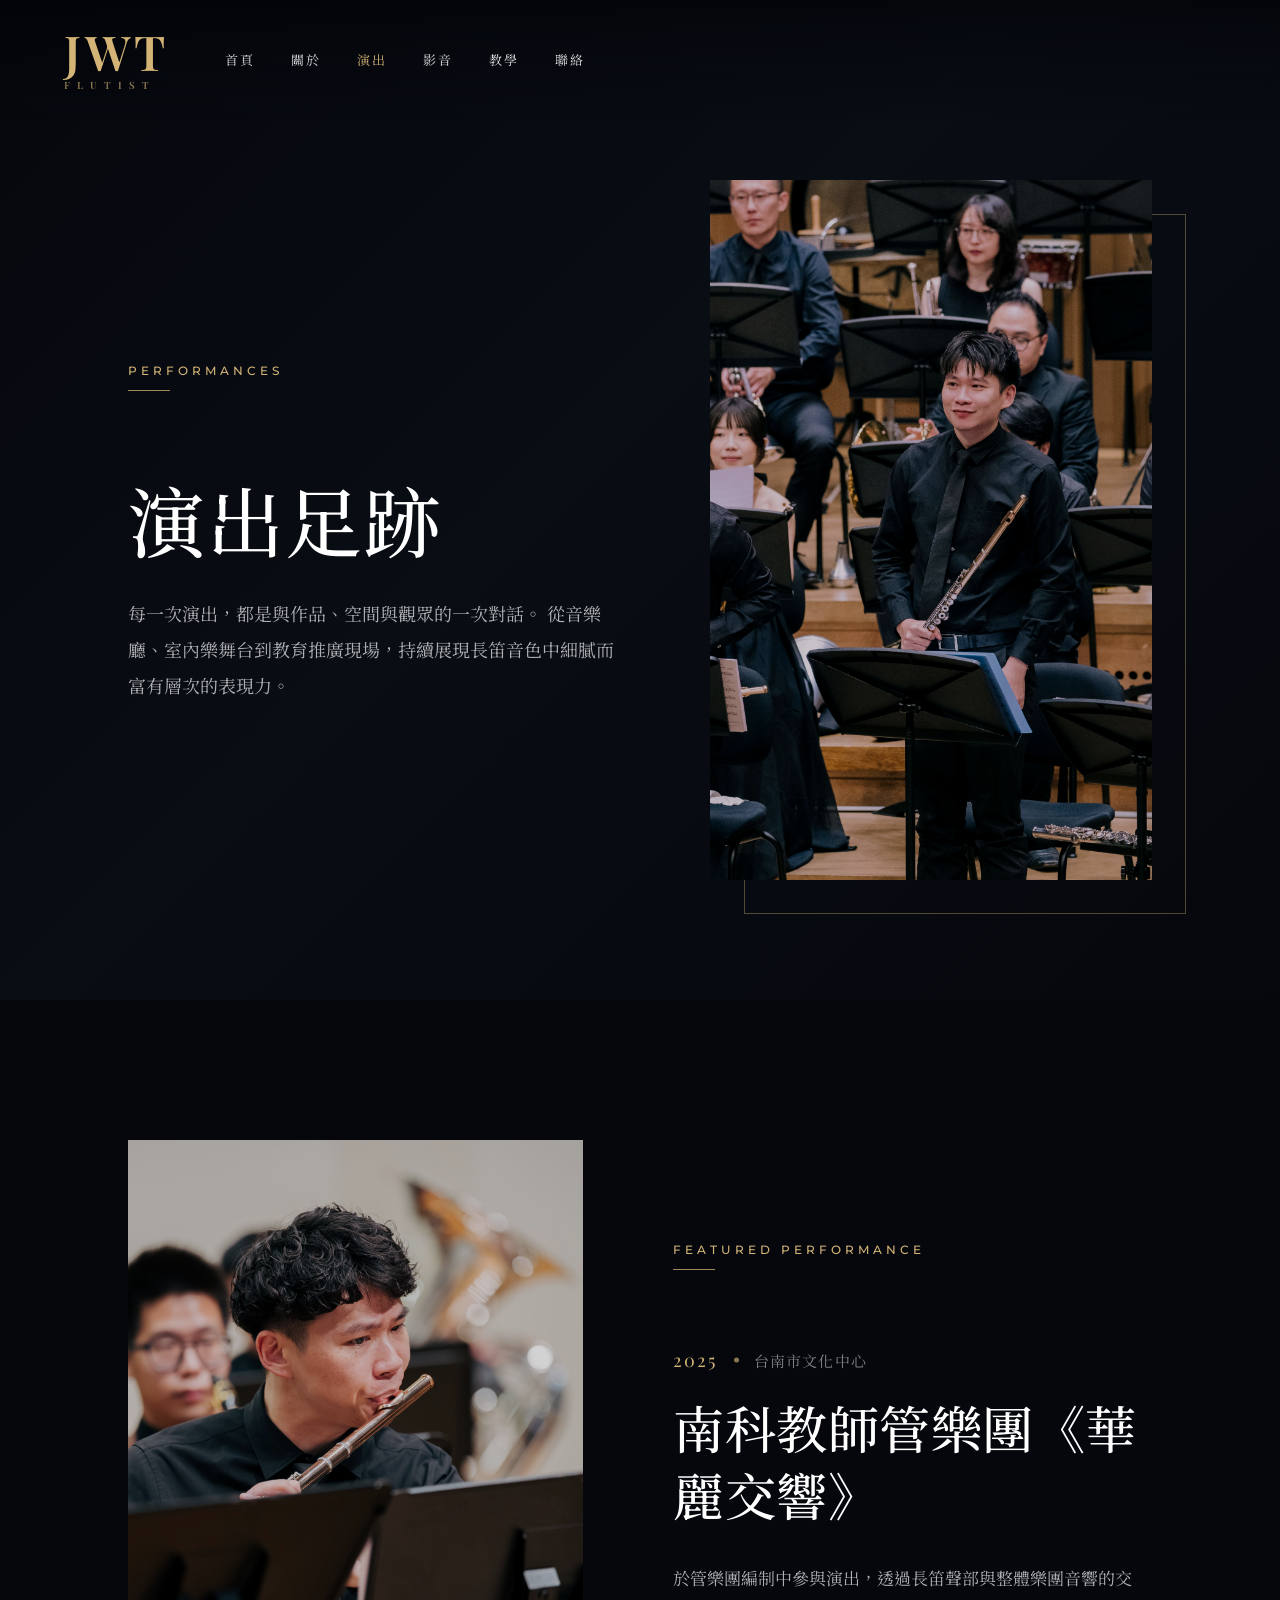
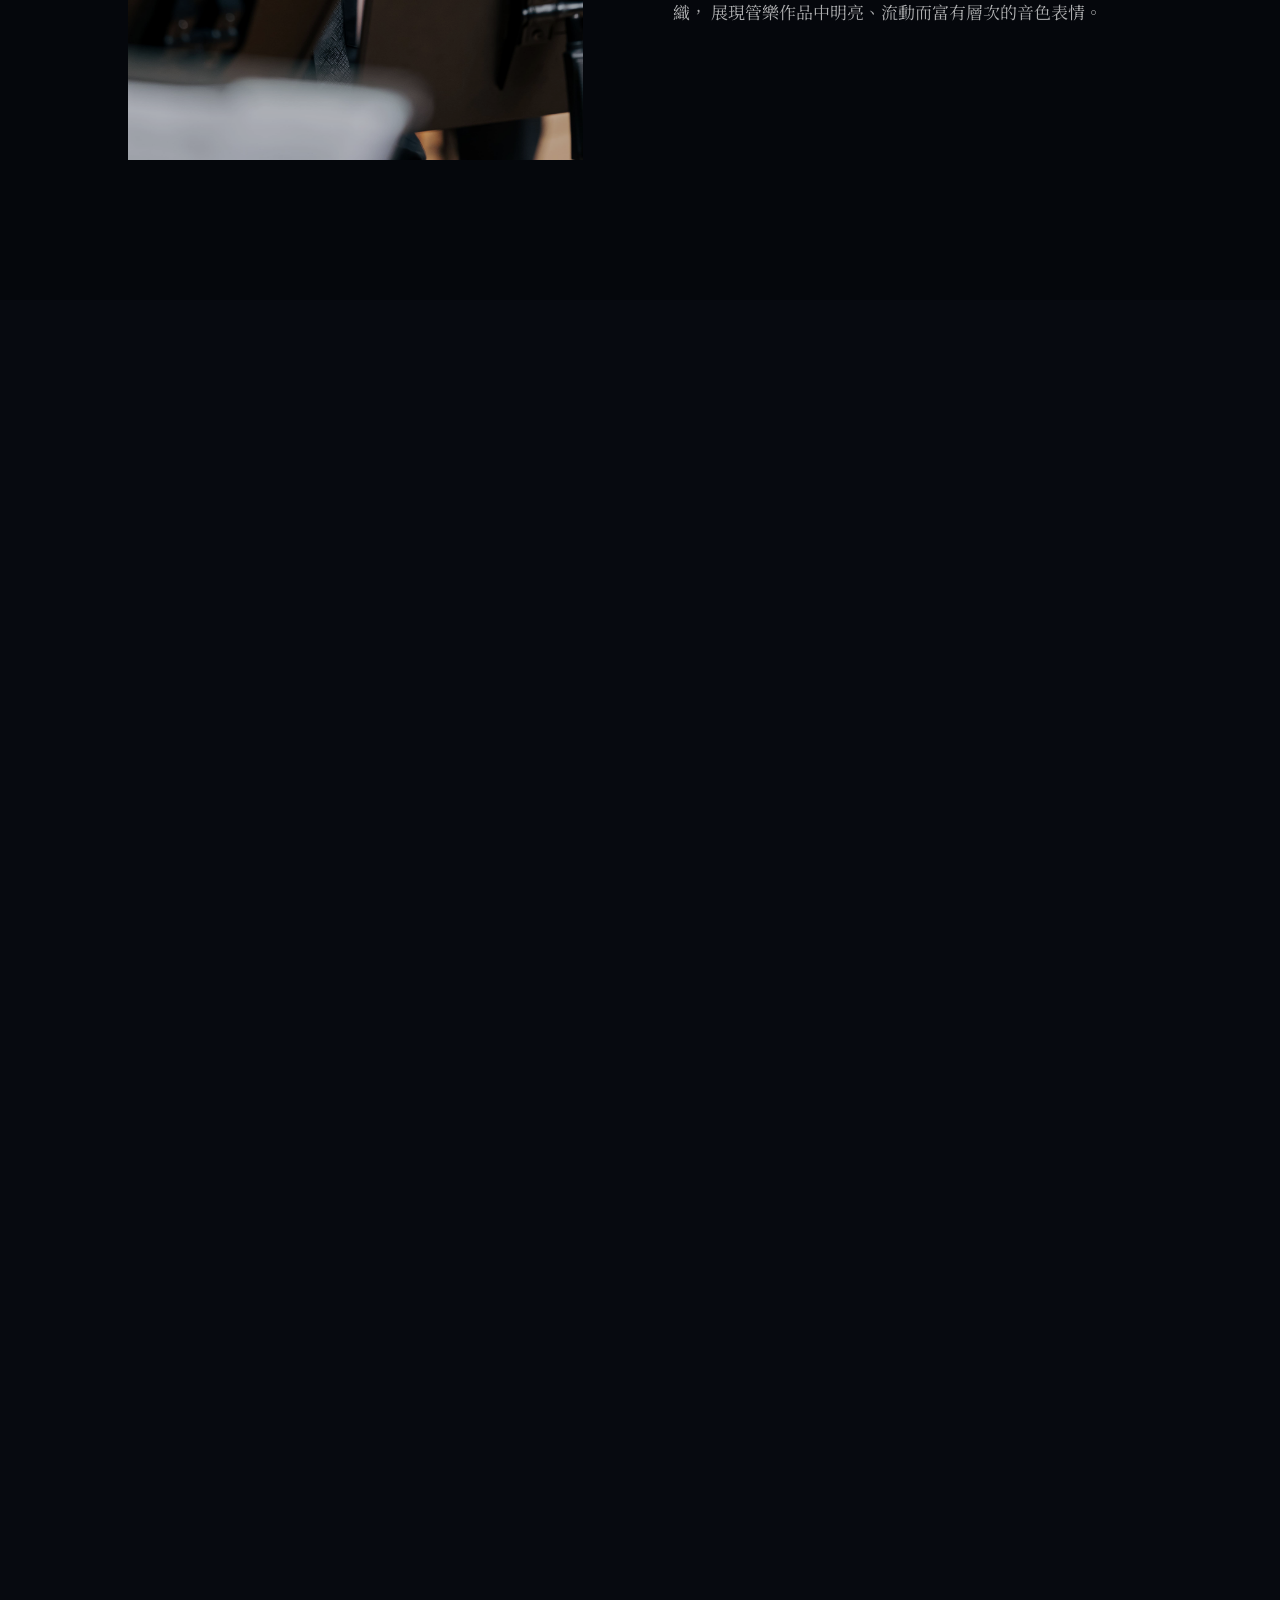
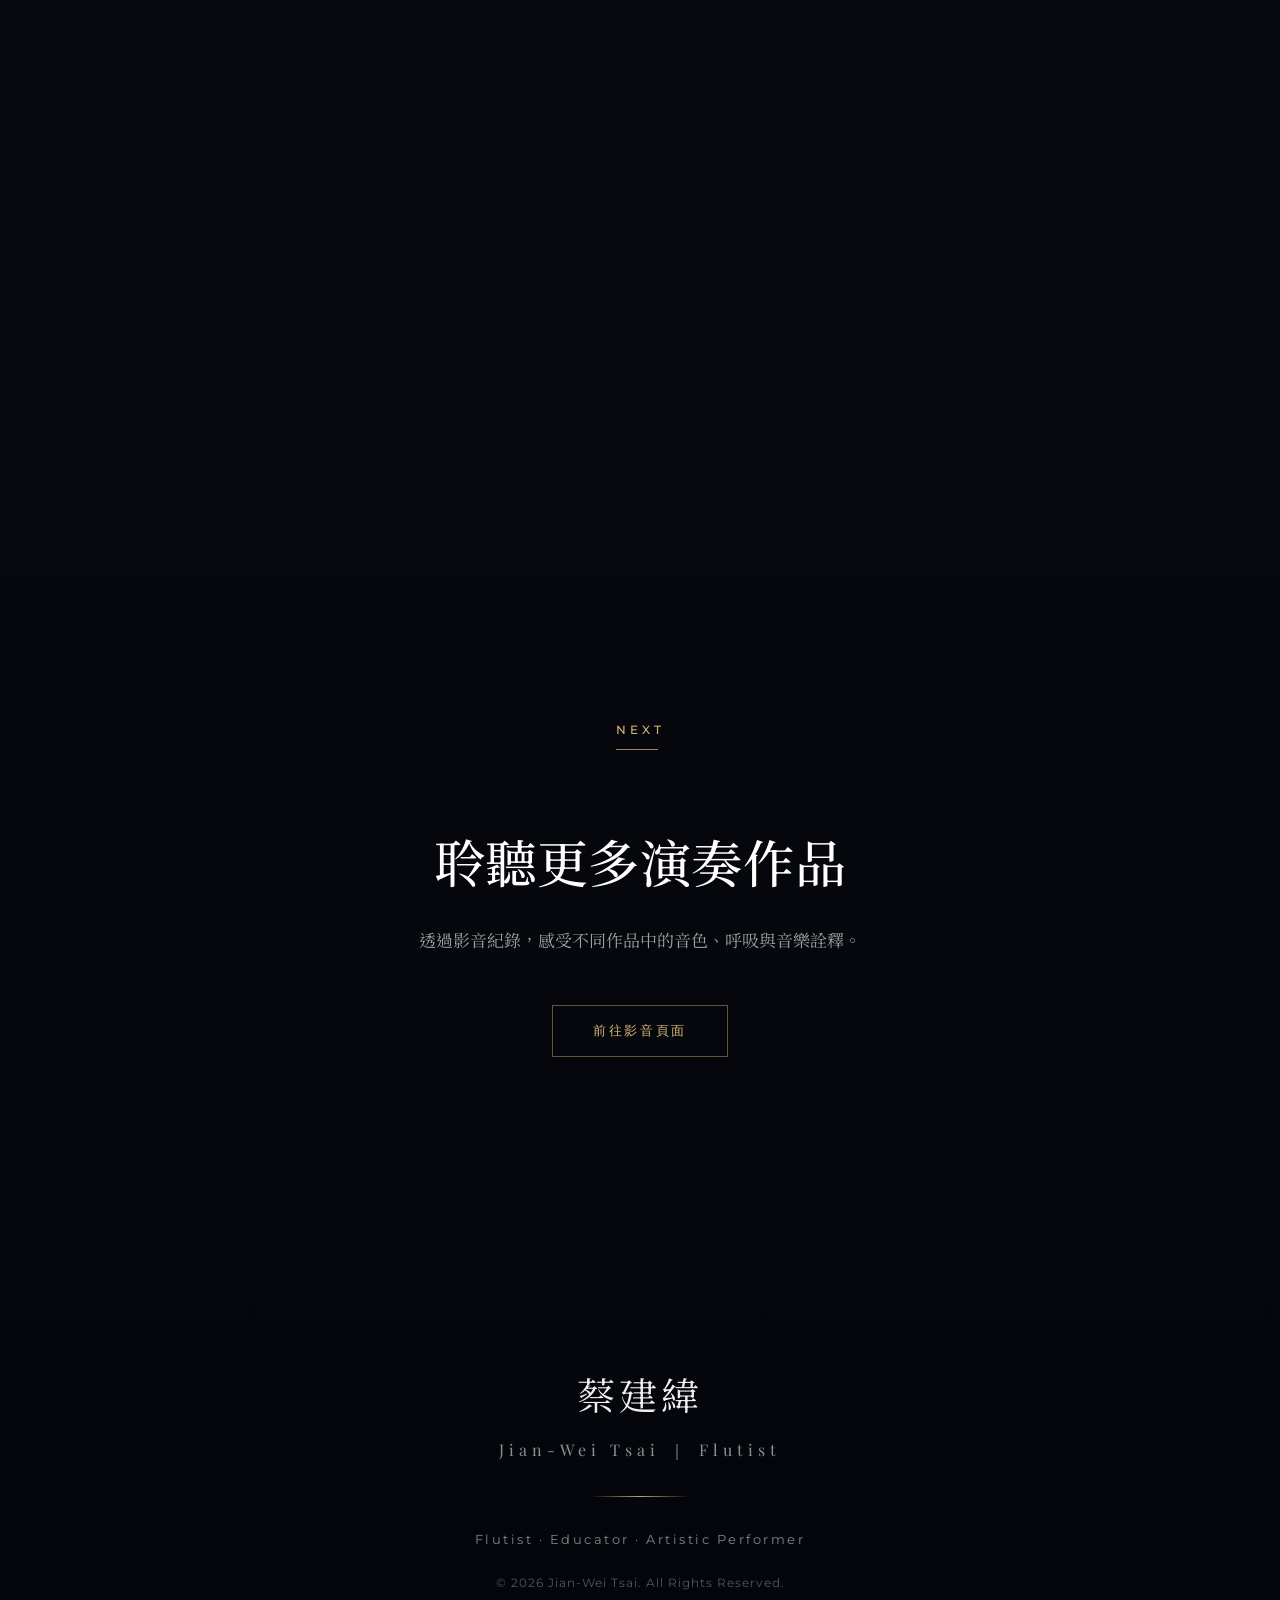
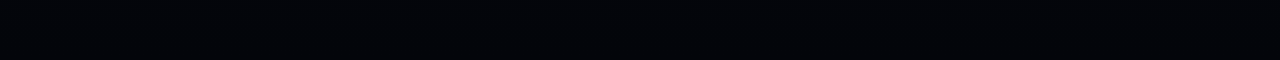
<file: performance.html>
<!DOCTYPE html>
<html lang="zh-Hant">
<head>
  <meta charset="UTF-8">
  <meta name="viewport" content="width=device-width, initial-scale=1.0">
  <title>演出 | 蔡建緯 Tsai Jian-Wei</title>

  <link href="https://fonts.googleapis.com/css2?family=Noto+Serif+TC:wght@400;500;600;700&family=Playfair+Display:wght@400;500;600;700&family=Montserrat:wght@300;400;500;600&display=swap" rel="stylesheet">
  <link rel="stylesheet" href="css/base.css">
  <link rel="stylesheet" href="css/performance.css">
  
</head>
<body>
  
<header class="site-header">
  <nav class="navbar">

  <div class="logo">
    <a href="index.html">
      JWT
      <span>FLUTIST</span>
    </a>
  </div>

  <button class="nav-toggle" aria-label="開啟選單">
    <span></span>
    <span></span>
  </button>

  <ul class="nav-menu">
    <li><a href="index.html">首頁</a></li>
    <li><a href="about.html">關於</a></li>
    <li><a href="performance.html" class="active">演出</a></li>
    <li><a href="media.html">影音</a></li>
    <li><a href="teaching.html">教學</a></li>
    <li><a href="contact.html">聯絡</a></li>
  </ul>

</nav>
</header>

    <main class="performance-page">
    
      <section class="performance-hero">
        <div class="performance-hero-inner">
    
          <div class="performance-hero-text reveal">
            <div class="section-tag">PERFORMANCES</div>
    
            <h1>演出足跡</h1>
    
            <p>
              每一次演出，都是與作品、空間與觀眾的一次對話。
              從音樂廳、室內樂舞台到教育推廣現場，持續展現長笛音色中細膩而富有層次的表現力。
            </p>
          </div>
    
          <div class="performance-hero-image reveal reveal-delay">
            <img src="images/performances/performance-orchestra.jpg"
     alt="蔡建緯演出現場">
          </div>
    
        </div>
      </section>

      <section class="featured-performance">
        <div class="featured-performance-inner">
      
          <div class="featured-performance-image reveal">
            <img src="images/performances/performance-feature.jpg" alt="A Day 長笛家的聲音旅程">
          </div>
      
          <div class="featured-performance-text reveal reveal-delay">
            <div class="section-tag">FEATURED PERFORMANCE</div>

            <div class="performance-meta-row">
              <span class="performance-year">2025</span>
              <span class="performance-meta">台南市文化中心</span>
            </div>
          
            <h2>南科教師管樂團《華麗交響》</h2>
          
            <p>
              於管樂團編制中參與演出，透過長笛聲部與整體樂團音響的交織，
              展現管樂作品中明亮、流動而富有層次的音色表情。
            </p>
          </div>
      
        </div>
      </section>

      <section class="performance-archive">
        <div class="performance-archive-inner">
      
          <div class="archive-header reveal">
            <div class="section-tag">PERFORMANCE ARCHIVE</div>
            <h2>演出紀錄</h2>
            <p>近年參與之演出、室內樂合作與音樂推廣活動。</p>
          </div>
      
          <div class="archive-list reveal">
      
            <div class="archive-year">
              <span>2026</span>
              <ul>
                <li>韋瓦笛｜月津港燈節</li>
                <li>韋瓦笛子團｜總爺藝文中心</li>
                <li>韋瓦笛｜屏東大成國小</li>
                <li>《A Day：長笛家的聲音旅程》｜台南市立圖書館新總館・哇劇場</li>
              </ul>
            </div>
      
            <div class="archive-year">
              <span>2025</span>
              <ul>
                <li>全國教師在職進修研習講師｜藝起前進・聲音的魔法工廠</li>
                <li>艾默士管樂團｜新竹文化局演藝廳</li>
                <li>艾默士管樂團｜桃園國際管樂節</li>
                <li>南科教師管樂團《華麗交響》｜台南市文化中心</li>
                <li>韋瓦笛夏至藝術節｜嘉義昭和十八</li>
              </ul>
            </div>
      
            <div class="archive-year">
              <span>2024</span>
              <ul>
                <li>噶瑪噶居寺新年音樂會</li>
                <li>韋瓦笛《長笛很有事》｜中原大學風雅頌</li>
                <li>韋瓦笛｜故宮南院</li>
                <li>藝術家交響樂團《最終的浪漫》｜台南市文化中心</li>
                <li>《善感》蔡建緯長笛獨奏會</li>
              </ul>
            </div>
      
            <div class="archive-year">
              <span>2023</span>
              <ul>
                <li>半舞台歌劇晚會《Lust, Liebe & Leidenschaft》｜Dr.-Ernst-Hohner-Konzerthaus</li>
                <li>蔡建緯畢業長笛獨奏會｜Bundesakademie Trossingen</li>
                <li>藍乃克長笛協奏曲獨奏會</li>
                <li>南德巡迴演出《馬太受難曲》</li>
                <li>韋瓦笛年度音樂會《莫札特很有事》｜台江文化中心</li>
              </ul>
            </div>
      
          </div>
      
        </div>
      </section>

      <section class="performance-cta">
        <div class="performance-cta-inner reveal">
          <div class="section-tag">NEXT</div>
      
          <h2>聆聽更多演奏作品</h2>
      
          <p>
            透過影音紀錄，感受不同作品中的音色、呼吸與音樂詮釋。
          </p>
      
          <a href="media.html" class="performance-link">前往影音頁面</a>
        </div>
      </section>
    
    </main>

    <footer class="footer reveal">

  <div class="footer-name">
    蔡建緯
  </div>

  <div class="footer-title">
    Jian-Wei Tsai ｜ Flutist
  </div>

  <div class="footer-line"></div>

  <div class="footer-text">
    Flutist · Educator · Artistic Performer
  </div>
    
  <div class="footer-copy">
    © 2026 Jian-Wei Tsai. All Rights Reserved.
  </div>

</footer>

<script src="js/script.js"></script>
</body>
</html>
</file>
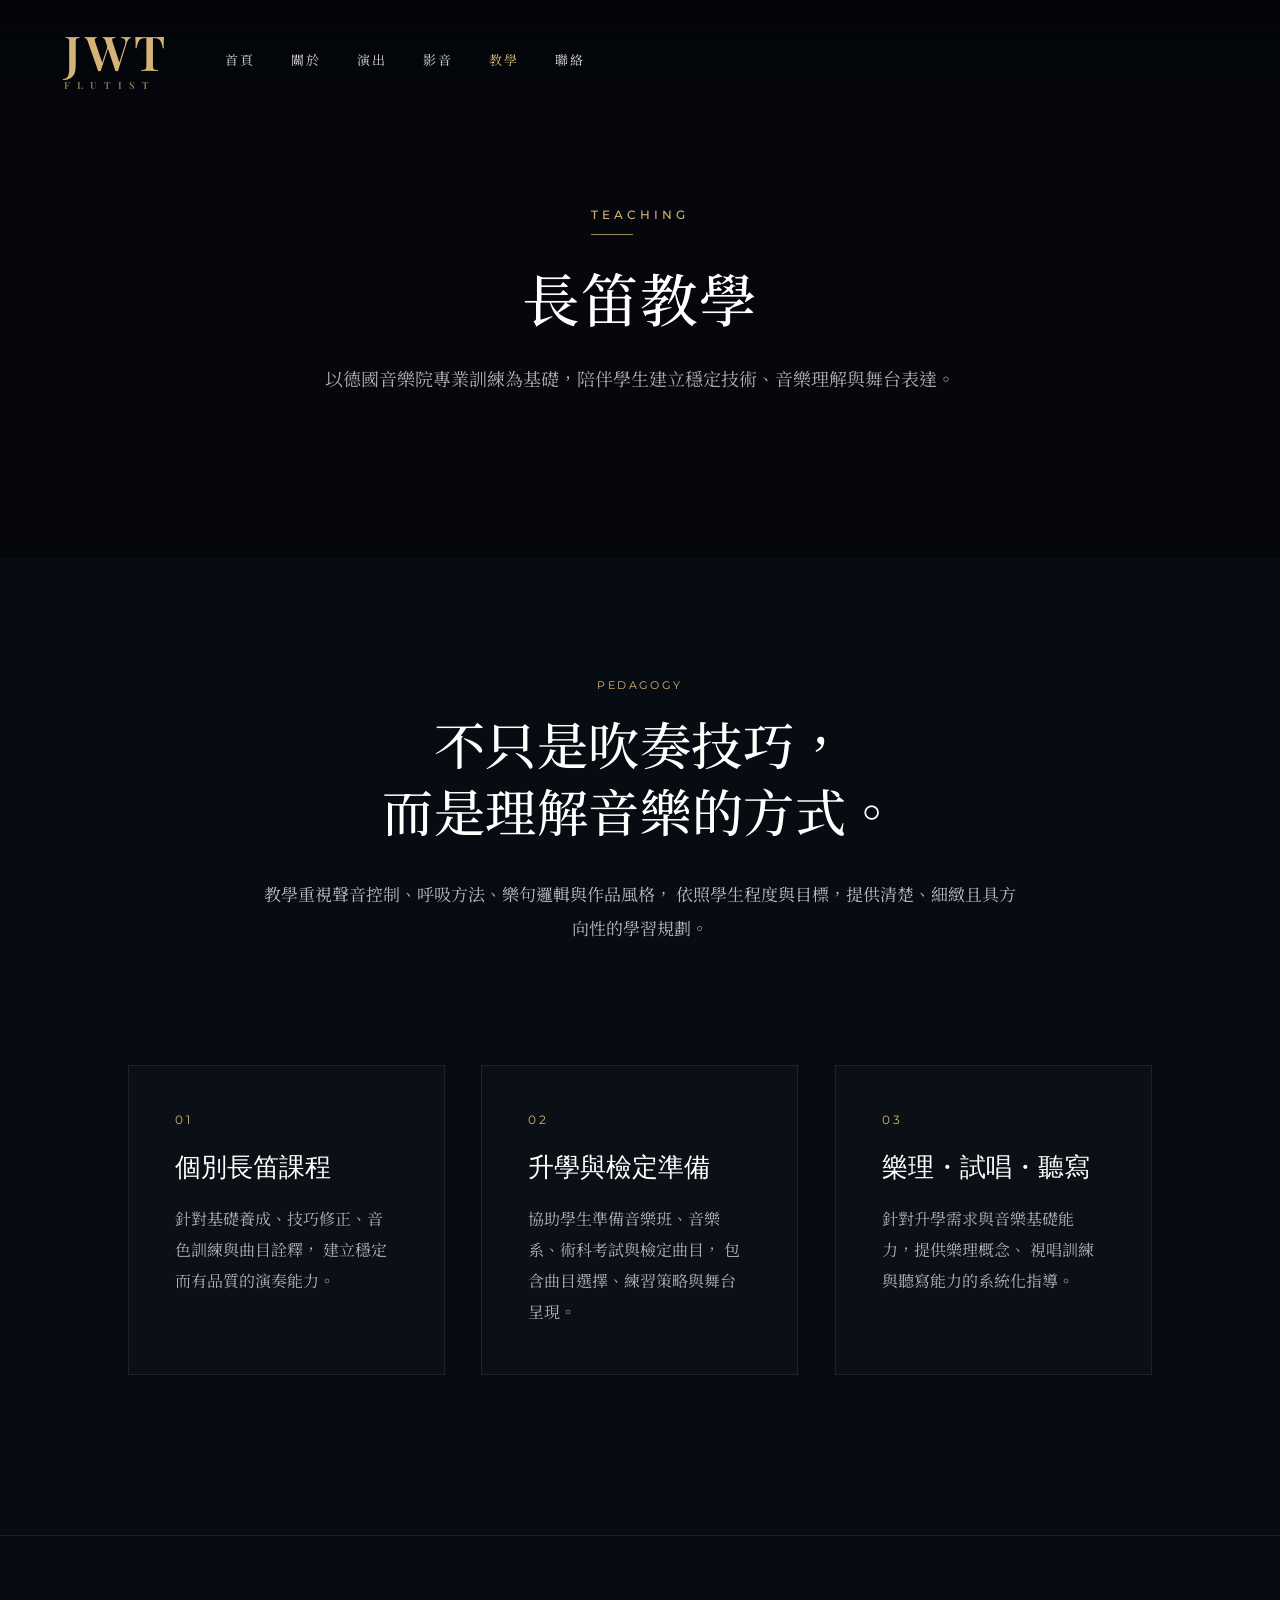
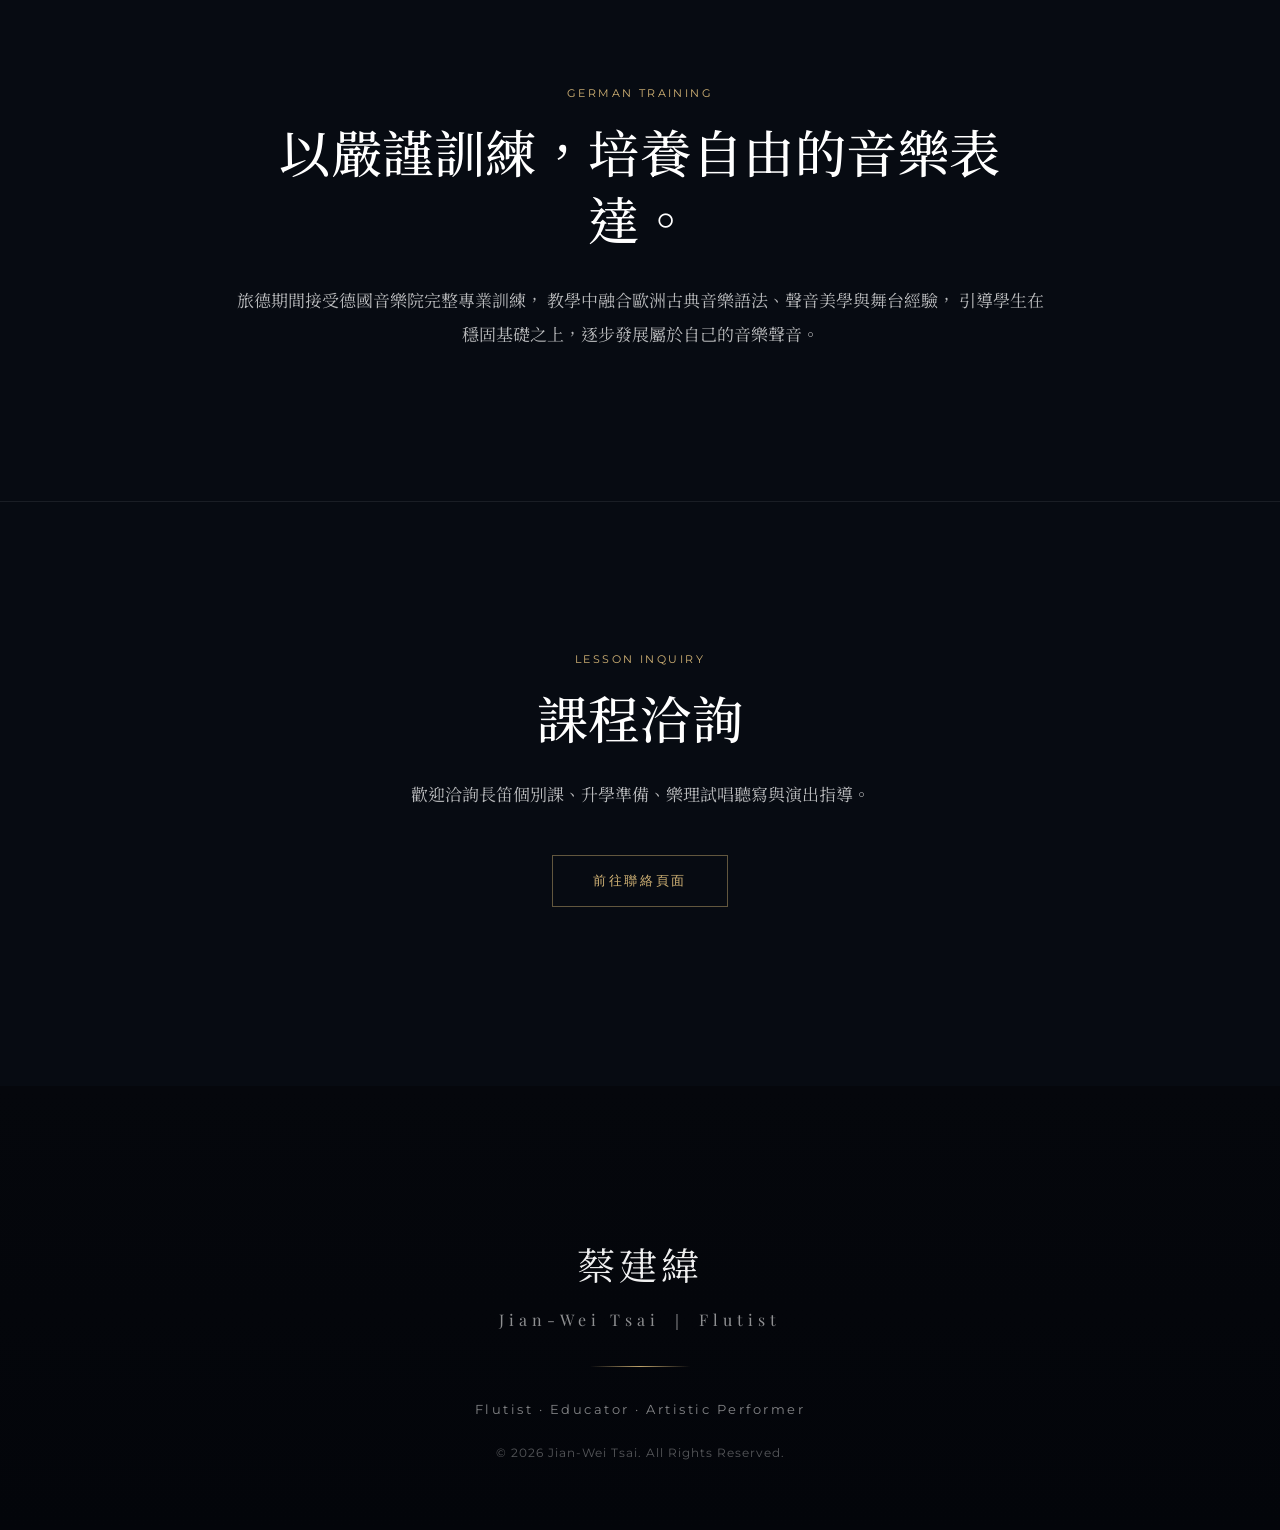
<file: teaching.html>
<!DOCTYPE html>
<html lang="zh-Hant">
<head>
  <meta charset="UTF-8">
  <meta name="viewport" content="width=device-width, initial-scale=1.0">
  <title>音樂教育 | Tsai Jian-Wei</title>

  <link href="https://fonts.googleapis.com/css2?family=Noto+Serif+TC:wght@400;500;600;700&family=Playfair+Display:wght@400;500;600;700&family=Montserrat:wght@300;400;500;600&display=swap" rel="stylesheet">
  <link rel="stylesheet" href="css/base.css">
  <link rel="stylesheet" href="css/teaching.css">

</head>
<body>

<header class="site-header">
  <nav class="navbar">

  <div class="logo">
    <a href="index.html">
      JWT
      <span>FLUTIST</span>
    </a>
  </div>

  <button class="nav-toggle" aria-label="開啟選單">
    <span></span>
    <span></span>
  </button>

  <ul class="nav-menu">
    <li><a href="index.html">首頁</a></li>
    <li><a href="about.html">關於</a></li>
    <li><a href="performance.html">演出</a></li>
    <li><a href="media.html">影音</a></li>
    <li><a href="teaching.html" class="active">教學</a></li>
    <li><a href="contact.html">聯絡</a></li>
  </ul>

</nav>
</header>

<main class="teaching-page">

  <section class="page-hero teaching-hero">
  <div class="page-hero-inner reveal">
    <div class="section-tag">TEACHING</div>
      <h1>長笛教學</h1>
      <p>
        以德國音樂院專業訓練為基礎，陪伴學生建立穩定技術、音樂理解與舞台表達。
      </p>
    </div>
  </section>

  <section class="teaching-intro-section">
    <div class="teaching-intro-inner reveal">
      <span class="section-label">PEDAGOGY</span>
      <h2>不只是吹奏技巧，<br>而是理解音樂的方式。</h2>
      <p>
        教學重視聲音控制、呼吸方法、樂句邏輯與作品風格，
        依照學生程度與目標，提供清楚、細緻且具方向性的學習規劃。
      </p>
    </div>
  </section>

  <section class="teaching-program-section">
    <div class="teaching-program-grid">

      <article class="teaching-program-card reveal">
        <span>01</span>
        <h3>個別長笛課程</h3>
        <p>
          針對基礎養成、技巧修正、音色訓練與曲目詮釋，
          建立穩定而有品質的演奏能力。
        </p>
      </article>

      <article class="teaching-program-card reveal">
        <span>02</span>
        <h3>升學與檢定準備</h3>
        <p>
          協助學生準備音樂班、音樂系、術科考試與檢定曲目，
          包含曲目選擇、練習策略與舞台呈現。
        </p>
      </article>

      <article class="teaching-program-card reveal">
        <span>03</span>
        <h3>樂理・試唱・聽寫</h3>
        <p>
          針對升學需求與音樂基礎能力，提供樂理概念、
          視唱訓練與聽寫能力的系統化指導。
        </p>
      </article>

    </div>
  </section>

  <section class="teaching-philosophy-section">
    <div class="teaching-philosophy-inner reveal">
      <span class="section-label">GERMAN TRAINING</span>
      <h2>以嚴謹訓練，培養自由的音樂表達。</h2>
      <p>
        旅德期間接受德國音樂院完整專業訓練，
        教學中融合歐洲古典音樂語法、聲音美學與舞台經驗，
        引導學生在穩固基礎之上，逐步發展屬於自己的音樂聲音。
      </p>
    </div>
  </section>

  <section class="teaching-cta-section">
    <div class="teaching-cta-inner reveal">
      <span class="section-label">LESSON INQUIRY</span>
      <h2>課程洽詢</h2>
      <p>
        歡迎洽詢長笛個別課、升學準備、樂理試唱聽寫與演出指導。
      </p>
      <a href="contact.html" class="teaching-cta-link">前往聯絡頁面</a>
    </div>
  </section>

</main>

<footer class="footer reveal">

  <div class="footer-name">
    蔡建緯
  </div>

  <div class="footer-title">
    Jian-Wei Tsai ｜ Flutist
  </div>

  <div class="footer-line"></div>

  <div class="footer-text">
    Flutist · Educator · Artistic Performer
  </div>
    
  <div class="footer-copy">
    © 2026 Jian-Wei Tsai. All Rights Reserved.
  </div>

</footer>
  
  
<script src="js/script.js"></script>
</body>
</html>
</file>
<file: css/base.css>
/* ==================================================
   Base — 全站共用樣式
   (Reset / 按鈕 / Navigation / 共用 Page Hero 元件 / Footer / 動畫)
   由 style.css 整理拆分而來，內容未變更、僅重新分類
================================================== */

/* ==================================================
   00. Typography System
   全站字體規範 — 統一管理，往後只需改這裡，全站同步更新
================================================== */

:root{

  /* Hero H1（主視覺型）— 首頁 / 演出 / 影音，沉浸式大圖頁面 */
  --font-hero-h1-size: clamp(56px, 6vw, 92px);
  --font-hero-h1-lh: 1.15;
  --font-hero-h1-ls: 0.02em;
  --font-hero-h1-weight: 500;

  /* Hero H1（內容型）— 關於 / 教學 / 聯絡，文字為主頁面 */
  --font-page-h1-size: clamp(42px, 4.5vw, 68px);
  --font-page-h1-lh: 1.2;
  --font-page-h1-ls: 0.02em;
  --font-page-h1-weight: 500;

  /* H2 — 全站段落標題，統一一套 */
  --font-h2-size: clamp(34px, 4vw, 56px);
  --font-h2-lh: 1.3;
  --font-h2-ls: 0.01em;
  --font-h2-weight: 500;

  /* Section Tag — 小標籤（原本就統一，沿用） */
  --font-tag-size: 12px;
  --font-tag-ls: 4px;
  --font-tag-weight: 500;

  /* Hero 導言 Paragraph */
  --font-hero-p-size: 18px;
  --font-hero-p-lh: 2;

  /* 內文 Paragraph */
  --font-body-size: 17px;
  --font-body-lh: 2;

  /* Card Title（卡片標題） */
  --font-card-title-size: 26px;
  --font-card-title-lh: 1.3;
  --font-card-title-weight: 500;

  /* Button / CTA */
  --font-btn-size: 13px;
  --font-btn-ls: 0.2em;
  --font-btn-weight: 500;
}

/* ---------- 01. Reset & Base ---------- */

* {
      margin: 0;
      padding: 0;
      box-sizing: border-box;
    }

body {
      background: #070b12;
      color: white;
      font-family: 'Noto Serif TC', 'Playfair Display', serif;
    }

html {
      scroll-behavior:smooth;
    }

/* ---------- 02. 全站共用元件（按鈕 / Navigation / Footer / 動畫 / 共用Page Hero） ---------- */

.section-tag {
      font-family: 'Montserrat', sans-serif;
      font-size: var(--font-tag-size);
      letter-spacing: var(--font-tag-ls);
      text-transform: uppercase;
      color: #d3b476;
      margin-bottom: 36px;
      font-weight: var(--font-tag-weight);
      position: relative;
      display: inline-block;
    }

.section-tag::after {
      content: "";
      display: block;
      width: 42px;
      height: 1px;
      background: #d3b476;
      margin-top: 12px;
      opacity: 0.75;
    }

.navbar {
      position: fixed;
      top: 0;
      left: 0;
      width: 100%;
      z-index: 1000;
    
      display: flex;
      align-items: center;
      gap: 56px;

      transition:.4s ease;
      padding: 30px 5%;
    
      background: linear-gradient(
        to bottom,
        rgba(2,4,8,0.72),
        rgba(2,4,8,0.28),
        rgba(2,4,8,0)
      );
    
      backdrop-filter: none;
      -webkit-backdrop-filter: none;
    }

.nav-menu {
      display:flex;
      align-items:center;
      gap:46px;
   
      list-style:none;
      margin:0;
      padding:0;
   }

.nav-menu li {
     margin:0;
     padding:0;
   }

.nav-menu a {
     display:block;
     width:100%;
     font-size:18px;
     letter-spacing:2px;
     line-height:1.8;
     white-space:nowrap;
   }

.navbar .nav-menu {
      display: flex;
      flex-direction: row;
      align-items: center;
      gap: 36px;
      
      list-style: none;
      margin: 0;
      padding: 0;
   }

.logo:hover {
      opacity: .82;
    }

.navbar a {
      color: rgba(255,255,255,.86);
      text-decoration: none;
      font-size: 13px;
      letter-spacing: 2px;
      transition: .3s;
    }

.navbar a:hover {
      color: #d3b476;
      border-bottom: 1px solid rgba(211,180,118,.85);
      padding-bottom: 7px;
    }

.logo {
     font-family:'Playfair Display', serif !important;
     font-size:48px !important;
     font-weight:600 !important;
     letter-spacing:4px !important;
     color:#d3b476 !important;
     line-height:.9 !important;
   }

.logo span {
     display:block !important;
     margin-top:8px !important;
   
     font-size:10px !important;
     letter-spacing:7px !important;
   
     color:rgba(211,180,118,.65) !important;
   }

.logo a {
     display: block;
     text-decoration: none;
     color: inherit;
     font: inherit;
     letter-spacing: inherit;
     line-height: inherit;
   }

.nav-toggle {
     display:none;
     width:42px;
     height:42px;
   
     border:1px solid rgba(211,180,118,.38);
     background:rgba(3,6,12,.28);
   
     align-items:center;
     justify-content:center;
     flex-direction:column;
     gap:7px;
   
     cursor:pointer;
   }

.nav-toggle span {
     width:18px;
     height:1px;
     background:#d3b476;
     transition:.35s ease;
   }

.page-hero .section-tag {
     margin-bottom:24px;
   }

.page-hero .section-tag {
     margin-bottom: 28px;
   }

.footer {
        background:
          linear-gradient(
            to bottom,
            #05070c 0%,
            #03050a 100%
          );
        padding:150px 10% 70px;
        text-align:center;
        color:white;
        position:relative;
        overflow:hidden;
      }

.footer::before {
      content:"";
      position:absolute;
      display:none;
      left:50%;
      transform:translateX(-50%);
      width:70%;
      height:1px;
      background:linear-gradient(
        to right,
        transparent,
        rgba(211,180,118,.45),
        transparent
      );
    }

.footer-name {
      font-family:'Noto Serif TC', serif;
      font-size:38px;
      letter-spacing:4px;
      margin-bottom:18px;
      color:rgba(255,255,255,.94);
    }

.footer-title {
      font-family:'Playfair Display', serif;
      letter-spacing:5px;
      opacity:.55;
      margin-bottom:34px;
    }

.footer-line {
      width:100px;
      height:1px;
      background:linear-gradient(
        to right,
        transparent,
        rgba(211,180,118,.9),
        transparent
      );
      margin:0 auto 34px;
    }

.footer-text {
      font-family:'Montserrat', sans-serif;
      letter-spacing:2.5px;
      opacity:.5;
      margin-bottom:28px;
      font-size:13px;
    }

.footer-copy {
      font-family:'Montserrat', sans-serif;
      opacity:.32;
      font-size:12px;
      letter-spacing:1px;
    }

.navbar.scrolled {

        background:rgba(3,6,12,.96);
    
        padding:18px 5%;
    
        box-shadow:
        0 10px 40px rgba(0,0,0,.35);
    }

.reveal {
        opacity:0;
        transform:translateY(34px);
        transition:
          opacity 1.15s cubic-bezier(.22, 1, .36, 1),
          transform 1.15s cubic-bezier(.22, 1, .36, 1);
        will-change:opacity, transform;
      }

.reveal.active {
        opacity:1;
        transform:translateY(0);
      }

.nav-menu a.active {
        color:#d3b476;
      }

.nav-menu a.active::after {
        width:100%;
        opacity:1;
      }

.about-page .footer,
        body.about-page .footer {
        margin-top:0;
      }

/* ---------- 03. 共用 Page Hero 元件（目前 teaching / contact 頁使用） ---------- */

.page-hero {
     min-height:62vh;
     padding:180px 10% 120px;
     display:flex;
     align-items:flex-end;
     background:#05070c;
     color:#fff;
   }

.page-hero-inner {
     max-width:980px;
   }

.page-hero h1 {
     font-family:'Noto Serif TC', serif;
     font-size:var(--font-page-h1-size);
     font-weight:var(--font-page-h1-weight);
     line-height:var(--font-page-h1-lh);
     letter-spacing:var(--font-page-h1-ls);
     margin-bottom:28px;
   }

.page-hero p {
     max-width:760px;
     font-size:var(--font-hero-p-size);
     line-height:var(--font-hero-p-lh);
     color:rgba(255,255,255,.68);
   }

.media-grid {
      max-width:1040px;
      margin:0 auto;
      
      display:grid;
      grid-template-columns:repeat(2,minmax(0,1fr));
      gap:36px;
      
      align-items:stretch;
   }

.reveal-delay {
        transition-delay:.18s;
      }

.media-grid {
        max-width:1180px;
        margin:0 auto;
        display:grid;
        grid-template-columns:repeat(2, 1fr);
        gap:52px;
        margin-top:80px;
      }


/* ---------- 04. 響應式（全站共用） ---------- */

@media(max-width: 768px) {
  .navbar {
    gap:22px;
    padding:24px 20px;
    justify-content:space-between;
  
  }
  .navbar .nav-menu {
     position:fixed;
     top:0;
     left:0;
     right:0;
   
     width:100vw;
     height:100vh;
   
     background:rgba(3,6,12,.97);
   
     display:flex;
     flex-direction:column;
     align-items:center;
     justify-content:center;
     padding-top:0;
     gap:30px;
   
     list-style:none;
     margin:0;
     padding:0 32px;
     box-sizing:border-box;
   
     opacity:0;
     pointer-events:none;
     transform:translateY(-20px);
   
     overflow:hidden;
   
     transition:
       opacity .45s ease,
       transform .45s ease;
   
     z-index:1001;
   
  }
  .nav-menu li {
     width:100%;
     text-align:center;
   
  }
  .nav-menu a {
     display:block;
     width:100%;
     font-size:18px;
     letter-spacing:4px;
     line-height:1.8;
   
  }
  .nav-menu.active {
    opacity:1;
    pointer-events:auto;
    transform:translateY(0);
  
  }
  .nav-menu a {
    font-size:15px;
    letter-spacing:4px;
  
  }
  .nav-toggle {
    display:flex;
    align-items:center;
    justify-content:center;
    position:relative;
    z-index:1002;
  
  }
  .nav-menu {
     padding:0 32px;
     box-sizing:border-box;
   
  }
  html,
  body {
    width:100%;
    max-width:100%;
    overflow-x:hidden !important;
  
  }
  * {
    box-sizing:border-box;
  
  }
}

@media(max-width:768px) {
  .reveal,
  .reveal-delay,
  .timeline-item {
    opacity:1 !important;
    transform:none !important;
    transition:none !important;
  
  }
  .performance-hero .section-tag {
    font-size:12px;
    letter-spacing:.26em;
    margin-bottom:52px;
  
  }
  .featured-performance-text .section-tag {
    font-size:12px;
    letter-spacing:.26em;
    margin-bottom:48px;
  
  }
  html,
  body {
    overflow-x:hidden !important;
    overflow-y:auto !important;
    height:auto !important;
    touch-action:pan-y;
    -webkit-overflow-scrolling:touch;
  
  }
  body {
    position:relative !important;
  
  }
  body {
    overflow-x:hidden;
  
  }
}

@media(max-width:900px) {
  .media-grid {
       grid-template-columns:1fr;
       gap:40px;
     
  }
}
</file>
<file: css/index.css>
/* ==================================================
   index.html 專用樣式
   (首頁 Hero / About 預覽 / 精選演出 / Media 預覽 / Teaching 預覽 / Contact 區塊)
================================================== */

.button {    
   position:relative;
   display:inline-block;    
   padding:16px 40px;      
   border:1px solid rgba(211,180,118,.65);     
   color:#d3b476;   
   text-decoration:none;   
   font-family:'Montserrat', sans-serif;
   letter-spacing:var(--font-btn-ls);
   font-size:var(--font-btn-size);
   font-weight:var(--font-btn-weight);
   text-transform:uppercase;
   overflow:hidden; 
   transition:
   transform .4s ease,
   box-shadow .4s ease,
   border-color .4s ease,
   color .4s ease;
   }

.button:hover {      
     transform:translateY(-4px); 
     color:#d3b476;
     border-color:#d3b476;
     box-shadow:
     0 0 28px rgba(211,180,118,.18),
     0 10px 30px rgba(0,0,0,.35);
   }

.button::before {
      content:"";
      position:absolute;
      top:0;
      left:-120%;
      width:100%;
      height:100%;
      background:
         linear-gradient(
         120deg,
         transparent,
         rgba(255,255,255,.15),
         transparent
         );
       
      transition:.8s;
      }

.button:hover::before {
      left:120%;
   }

.text-link {
      display:inline-block;
      position:relative;
      margin-top:26px;
      font-family:'Montserrat',sans-serif;
      font-size:var(--font-btn-size);
      letter-spacing:var(--font-btn-ls);
      font-weight:var(--font-btn-weight);
      text-transform:uppercase;
      color:#d3b476;
      text-decoration:none;
      transition:
         color .35s ease,
         transform .35s ease;
   }

.text-link::after {
      content:"";
      position:absolute;
      left:0;
      bottom:-8px;
      width:100%;
      height:1px;
      background:rgba(211,180,118,.55);
      transform:scaleX(.45);
      transform-origin:left;
      transition:transform .35s ease;
    }

.text-link:hover {
      color:#e6c98a;
      transform:translateX(4px);
    }

.text-link:hover::after {
      transform:scaleX(1);
    }

.about-section,
    .media-section,
    .education-section,
    .teaching-section,
    .contact-section {
      position:relative;
    }

.media-section::before,
    .education-section::before,
    .teaching-section::before,
    .contact-section::before {    
      content:"";    
      position:absolute;    
      top:0;   
      left:50%;  
      transform:translateX(-50%);    
      width:220px;    
      height:1px;    
      background:
        linear-gradient(
          to right,
          transparent,
          rgba(211,180,118,.35),
          transparent
        );
    }

.hero {
  min-height:100vh;

  position:relative;
  overflow:hidden;

  background:
    linear-gradient(
      to right,
      rgba(0,0,0,.90) 0%,
      rgba(0,0,0,.60) 36%,
      rgba(0,0,0,.16) 72%,
      rgba(0,0,0,.28) 100%
    ),
    url("../images/hero/hero-web.jpg");

  background-size:cover;
  background-repeat:no-repeat;
  background-position:82% 40%;
}

.hero-content {
  position:absolute;
  top:60%;
  left:8%;
  transform:translateY(-50%);
  max-width:520px;
}

.hero h1 {
  font-family:'Noto Serif TC','Noto Serif CJK TC',serif;

  font-size:var(--font-hero-h1-size);
  font-weight:var(--font-hero-h1-weight);

  line-height:var(--font-hero-h1-lh);
  letter-spacing:var(--font-hero-h1-ls);

  margin-bottom:28px;
}

.hero .subtitle {
  font-family:'Montserrat',sans-serif;

  font-size:var(--font-tag-size);

  letter-spacing:var(--font-tag-ls);
  text-transform:uppercase;
  font-weight:var(--font-tag-weight);

  color:#d3b476;

  margin-bottom:28px;
}

.hero .line {
  width:70px;
  height:1px;

  background:#fff;

  opacity:.75;

  margin-bottom:28px;
}

.hero .intro {
  max-width:620px;

  font-family:'Noto Sans TC',sans-serif;

  font-size:16px;
  font-weight:300;

  line-height:2;

  color:rgba(255,255,255,.82);

  margin-bottom:45px;
}

.artist-name-en {
      font-family:'Playfair Display', serif;
      font-size:18px;
      font-weight:400;
      letter-spacing:5px;
      color:rgba(255,255,255,.65);
      font-style:italic;
      margin-top:20px;
      margin-bottom:12px;
    }

.about-section {
      background:
        linear-gradient(
          135deg,
          #05070c 0%,
          #090d14 45%,
          #05070c 100%
        );
    
      color: white;
    
      display: flex;
      align-items: center;
      gap: 90px;
    
      padding: 140px 10%;
    }

.about-image {
      flex: 0.95;
      max-width: 500px;
    }

.about-image img {
      width: 100%;
      max-width: 440px;
      height: 560px;
    
      object-fit: cover;
      object-position: center top;
    
      display: block;
      border-radius: 6px;
    
      box-shadow:
        0 30px 90px rgba(0,0,0,.55);
    
      transition:
        transform .8s ease,
        filter .8s ease;
    
      filter:
        brightness(.96)
        contrast(1.02);
    }

.about-image:hover img {

      transform: scale(1.02);
    
      filter:
        brightness(1)
        contrast(1.05);
    }

.about-content {
      flex: 1;
      max-width: 620px;
    }

.about-content h2 {
      font-family: 'Noto Serif TC', serif;
      font-size: var(--font-h2-size);
      font-weight: var(--font-h2-weight);
      line-height: var(--font-h2-lh);
      letter-spacing: var(--font-h2-ls);
      margin-bottom: 34px;
    }

.about-content p {
      font-family: 'Noto Serif TC', serif;
      font-size: var(--font-body-size);
      line-height: var(--font-body-lh);
      color: rgba(255,255,255,.78);
      margin-bottom: 28px;
    }

.about-content p:last-child {
      margin-bottom: 0;
    }

.featured-project-section {
  background:#05070c;
  color:#fff;
  padding:140px 10%;
}

.featured-project-inner {
  max-width:1200px;
  margin:0 auto;
}

.featured-project-content {
  display:grid;
  grid-template-columns:1fr 1fr;
  gap:110px;
  align-items:center;
}

.project-year {
  display:block;
  margin-bottom:24px;

  font-family:'Montserrat', sans-serif;
  font-size:12px;
  letter-spacing:.22em;
  color:rgba(211,180,118,.75);
}

.featured-project-text h2 {
  font-family:'Noto Serif TC', serif;
  font-size:var(--font-h2-size);
  font-weight:var(--font-h2-weight);
  line-height:var(--font-h2-lh);
  letter-spacing:var(--font-h2-ls);
  margin-bottom:34px;
}

.featured-project-text p {
  max-width:560px;
  font-size:var(--font-body-size);
  line-height:var(--font-body-lh);
  color:rgba(255,255,255,.72);
}

.featured-project-image {
  overflow:hidden;
  border-radius:6px;
}

.featured-project-image img {
  width:100%;
  display:block;
  aspect-ratio:4 / 5;
  object-fit:cover;
  object-position:center top;
  filter:brightness(.92) contrast(1.04);
  transition:1s ease;
}

.featured-project-image:hover img {
  transform:scale(1.035);
  filter:brightness(.98) contrast(1.06);
}

.media-header {
      text-align: center;
      margin-bottom: 60px;
    }

.media-header h2 {
      font-family: 'Noto Serif TC', serif;
      font-size: var(--font-h2-size);
      font-weight: var(--font-h2-weight);
      line-height: var(--font-h2-lh);
      letter-spacing: var(--font-h2-ls);
      margin-bottom: 20px;
    }

.media-header p {
      font-size: 16px;
      opacity: 0.75;
      letter-spacing: 1px;
    }

.media-more {
      text-align:center;
      margin-top:56px;
    }

.video-card {
      max-width:none;
      margin:0;
      overflow:hidden;
    
      display:flex;
      flex-direction:column;
      height:100%;
    
      background: rgba(255,255,255,0.04);
      border: 1px solid rgba(255,255,255,0.08);
      box-shadow: 0 25px 70px rgba(0,0,0,0.45);
      transition: 0.4s;
    }

.video-card:hover {
      transform:translateY(-6px);
      box-shadow:
      0 35px 90px rgba(0,0,0,.55);
    }

.video-wrapper {
      position: relative;
      width: 100%;
      padding-bottom: 52%;
    }

.video-wrapper iframe {
      position: absolute;
      width: 100%;
      height: 100%;
      transition:transform .8s ease;
    }

.video-card:hover iframe {
      transform:scale(1.03);
    }

.video-info {
      flex:1;
      padding:38px 40px 42px;
    }

.video-info h3 {
      font-family:'Playfair Display',serif;
      font-size:var(--font-card-title-size);
      line-height:var(--font-card-title-lh);
      font-weight:var(--font-card-title-weight);
      margin-bottom:20px;
    }

.video-info h3 span {
      display:inline-block;
    }

.video-info h3 small {
      display:inline-block;
      font-size:.78em;
      font-weight:500;
      opacity:.9;
    }

.video-info p {
      opacity:.7;
      letter-spacing:1px;
      font-size:18px;
    }

.work-type {
      font-family:'Montserrat',sans-serif;
      font-size:11px;
      letter-spacing:4px;
      color:#d3b476;
      margin-bottom:14px;
    }

.teaching-section {
      background: #080c12;
      color: #fff;
      padding: 130px 10%;
    }

.teaching-header {
      text-align: center;
      max-width: 760px;
      margin: 0 auto 70px;
    }

.teaching-header h2 {
      font-family: 'Noto Serif TC', serif;
      font-size: var(--font-h2-size);
      font-weight: var(--font-h2-weight);
      line-height: var(--font-h2-lh);
      letter-spacing: var(--font-h2-ls);
      margin-bottom: 20px;
    }

.teaching-header p {
      font-size: var(--font-body-size);
      line-height: var(--font-body-lh);
      color: rgba(255,255,255,.62);
    }

.teaching-inner {
      max-width: 1180px;
      margin: 0 auto;
      display: grid;
      grid-template-columns: .9fr 1.1fr;
      gap: 110px;
      align-items: start;
    }

.teaching-label {
      font-family: 'Montserrat', sans-serif;
      font-size: 12px;
      color:rgba(211,180,118,.88);
      letter-spacing:4px;
      margin-bottom: 24px;
    }

.teaching-intro h3 {
      font-family: 'Noto Serif TC', serif;
      font-size: 40px;
      line-height: 1.55;
      font-weight: 500;
      margin-bottom: 28px;
      max-width: 500px;
    }

.teaching-content {
      padding-top:48px;
    }

.teaching-intro p {
      font-size: 17px;
      line-height: 2.1;
      max-width:520px;
      color:rgba(255,255,255,.60);
    }

.teaching-content p {
      font-size:18px;
      line-height:2.1;
      max-width:560px;
      color:rgba(255,255,255,.66);
      margin-bottom:38px;
   }

/* 註：以下3條原本在style.css裡遺失了 @media 開頭，
   導致手機版樣式誤套用到桌機版。現補回正確的響應式媒體查詢。 */
@media (max-width: 768px) {

  .teaching-inner {
        grid-template-columns: 1fr;
        gap: 56px;
      }

  .teaching-header h2 {
        font-size: 36px;
      }

  .teaching-intro h3 {
        font-size: 27px;
      }

}

.contact-section {
        position:relative;
      
        background:
          radial-gradient(
            circle at center,
            rgba(211,180,118,.04) 0%,
            rgba(211,180,118,0) 55%
          ),
          #05070c;
      
        color:white;
        padding:140px 10% 210px;
        text-align:center;
        overflow:hidden;
      }

.contact-inner {
        max-width:760px;
        margin:auto;
        text-align:center;
        padding-top:70px;     
        padding-bottom:0px;
      }

.contact-section h2 {
        font-family:'Noto Serif TC', serif;
        position:relative;
        font-size:var(--font-h2-size);
        font-weight:var(--font-h2-weight);
        line-height:var(--font-h2-lh);
        letter-spacing:var(--font-h2-ls);
        margin:0 0 32px;
        margin-bottom:26px;
      }

.contact-section p {
      font-size:var(--font-body-size);
      line-height:var(--font-body-lh);
      opacity:.82;
      max-width:680px;
      margin:0 auto 48px;
      margin-bottom:58px;
    }

.contact-links {
        display:flex;
        justify-content:center;
        gap:18px;
        flex-wrap:wrap;
      
        margin-bottom:120px;
      }

.contact-links a {

      position:relative;
    
      color:white;
    
      text-decoration:none;
    
      border:1px solid rgba(255,255,255,.18);
    
      padding:16px 34px;
    
      font-size:12px;
    
      letter-spacing:3px;
    
      overflow:hidden;
    
      transition:
        transform .35s ease,
        border-color .35s ease,
        box-shadow .35s ease,
        color .35s ease;
    }

.contact-links a:hover {

      transform:translateY(-4px);
    
      color:#d3b476;
    
      border-color:rgba(211,180,118,.75);
    
      box-shadow:
        0 0 24px rgba(211,180,118,.18),
        0 10px 35px rgba(0,0,0,.35);
    }

.contact-links a::before {

      content:"";
    
      position:absolute;
    
      top:0;
    
      left:-120%;
    
      width:100%;
    
      height:100%;
    
      background:
    
        linear-gradient(
          120deg,
          transparent,
          rgba(255,255,255,.12),
          transparent
        );
    
      transition:.8s;
    }

.contact-links a:hover::before {
    
      left:120%;
    }

.hero-content {
        opacity:0;
        animation:heroFadeIn 1.4s ease forwards;
        animation-delay:.35s;
      }

@keyframes heroFadeIn {
        from{
          opacity:0;
          transform:translateY(-46%);
        }
      
        to{
          opacity:1;
          transform:translateY(-50%);
        }
      }


/* ---------- 響應式（index.html） ---------- */

@media(max-width:900px) {
  .about-section {
    flex-direction:column;
    gap:56px;
    padding:100px 8%;
  
  }
  .about-image img {
    margin:auto;
  
  }
  .featured-project-section {
    padding:100px 8%;
  
  }
  .featured-project-content {
    grid-template-columns:1fr;
    gap:56px;
  
  }
  .featured-project-image img {
    aspect-ratio:4 / 5;
  
  }
  .teaching-section {
    padding:100px 8%;
  
  }
  .teaching-inner {
    grid-template-columns:1fr;
    gap:56px;
  
  }
  .teaching-header h2 {
    font-size:36px;
  
  }
  .teaching-intro h3 {
    font-size:27px;
  
  }
}

@media(max-width:768px) {
  .hero {
    background:
      linear-gradient(
        to bottom,
        rgba(0,0,0,.25),
        rgba(0,0,0,.9)
      ),
      url("../images/hero/hero-web.jpg")
      center center / cover no-repeat;
  
  }
  .hero-content {
    left:7%;
    right:7%;
    top:62%;
  
  }
  .hero h1 {
    font-size:46px;
  
  }
  .contact-section {
    padding:140px 12% 180px;
 
  }
  .contact-section p {
    font-size:17px;
    line-height:1.95;
    max-width:460px;
    margin:0 auto 28px;
 
  }
  .contact-section h2 {
    font-size:52px;
    line-height:1.15;

  }
  .contact-links {
    margin-top:68px;

  }
}
</file>
<file: css/about.css>
/* ==================================================
   about.html 專用樣式
================================================== */

.about-page-hero {
        min-height:88vh;
        padding:150px 8% 110px;
        background:
          radial-gradient(circle at 82% 38%, rgba(211,180,118,.07), transparent 34%),
          #05070c;
        color:#fff;
        display:flex;
        align-items:center;
      }

.about-hero-inner {
        width:100%;
        max-width:1240px;
        margin:0 auto;
        display:grid;
        grid-template-columns:1.05fr 500px;
        gap:56px;
        align-items:center;
      }

.about-hero-text {
        max-width:660px;
      }

.about-hero-text h1 {
        font-family:'Noto Serif TC', serif;
        font-size:var(--font-page-h1-size);
        font-weight:var(--font-page-h1-weight);
        line-height:var(--font-page-h1-lh);
        letter-spacing:var(--font-page-h1-ls);
        color:#f5efe4;
        margin:30px 0 34px;
      }

.about-hero-text p {
        max-width:620px;
        font-size:var(--font-hero-p-size);
        line-height:var(--font-hero-p-lh);
        color:rgba(255,255,255,.68);
      }

.about-hero-image {
        position:relative;
        max-width:520px;
        margin-left:auto;
      }

.about-hero-image::before {
        content:"";
        position:absolute;
        inset:22px -22px -22px 22px;
        border:1px solid rgba(211,180,118,.24);
      }

.about-hero-image img {
        position:relative;
        z-index:1;
        width:100%;
        height:580px;
        object-fit:cover;
        object-position:center top;
        display:block;
        filter:brightness(.82) contrast(1.05) saturate(.86);
      }

.artist-statement-section {
        padding:120px 8%;
        background:#05070c;
        color:#fff;
      }

.artist-statement-inner {
        max-width:920px;
        margin:0 auto;
      }

.artist-statement-inner p {
        font-family:'Noto Serif TC', serif;
        font-size:clamp(21px, 2.1vw, 28px);
        line-height:1.95;
        font-weight:500;
        color:#f3eadc;
        margin-bottom:34px;
      }

.formation-section {
        padding:130px 8%;
        background:#070910;
        color:#fff;
      }

.formation-inner {
        max-width:1180px;
        margin:0 auto;
      }

.formation-header {
        max-width:760px;
        margin-bottom:70px;
      }

.formation-header h2 {
        font-family:'Noto Serif TC', serif;
        font-size:var(--font-h2-size);
        font-weight:var(--font-h2-weight);
        line-height:var(--font-h2-lh);
        letter-spacing:var(--font-h2-ls);
        margin:26px 0 24px;
        color:#f5efe4;
      }

.formation-header p {
        font-size:var(--font-body-size);
        line-height:var(--font-body-lh);
        color:rgba(255,255,255,.66);
      }

.formation-grid {
        display:grid;
        grid-template-columns:repeat(3, 1fr);
        gap:28px;
      }

.formation-card {
        padding:46px 34px;
        min-height:260px;
        border:1px solid rgba(211,180,118,.22);
        background:rgba(255,255,255,.025);
      }

.formation-card span {
        display:block;
        font-family:'Montserrat', sans-serif;
        font-size:13px;
        letter-spacing:.18em;
        color:#d3b476;
        margin-bottom:34px;
      }

.formation-card h3 {
        font-family:'Playfair Display', serif;
        font-size:var(--font-card-title-size);
        font-weight:var(--font-card-title-weight);
        line-height:var(--font-card-title-lh);
        color:#f5efe4;
        margin-bottom:18px;
      }

.formation-card p {
        font-size:16px;
        line-height:1.8;
        color:rgba(255,255,255,.64);
      }

.current-practice-section {
        padding:130px 8% 150px;
        background:#070910;
        color:#fff;
      }

.current-practice-inner {
        max-width:900px;
        margin:0 auto;
        text-align:center;
      }

.current-practice-inner p {
        font-family:'Noto Serif TC', serif;
        font-size:clamp(24px, 2.7vw, 34px);
        line-height:1.95;
        color:#f3eadc;
        margin:34px 0 50px;
      }

.about-page-links {
        display:flex;
        justify-content:center;
        gap:22px;
        flex-wrap:wrap;
      }

.about-page-links a {
        display:inline-block;
        padding:14px 28px;
        border:1px solid rgba(211,180,118,.35);
        color:#d3b476;
        text-decoration:none;
        font-size:14px;
        letter-spacing:.08em;
        transition:.35s ease;
        min-width:170px;
        text-align:center;
        font-family:'Montserrat', sans-serif;
      }

.about-page-links a:hover {
        background:rgba(211,180,118,.12);
        border-color:rgba(211,180,118,.58);
        color:#f1d99a;
        transform:translateY(-3px);
      }

.formation-card {
        transition:
          transform .45s ease,
          border-color .45s ease,
          background .45s ease,
          box-shadow .45s ease;
      }

.formation-card:hover {
        transform:translateY(-8px);
        border-color:rgba(211,180,118,.42);
        background:rgba(255,255,255,.04);
        box-shadow:0 28px 70px rgba(0,0,0,.28);
      }

.about-page-hero,
      .artist-statement-section,
      .formation-section,
      .current-practice-section {
        position:relative;
      }

.artist-statement-section::before,
      .current-practice-section::before {
        content:"";
        position:absolute;
        left:50%;
        top:0;
        width:72%;
        height:1px;
        transform:translateX(-50%);
        background:linear-gradient(
          to right,
          transparent,
          rgba(211,180,118,.14),
          transparent
        );
      }

.timeline-section {
        padding:140px 8%;
        background:#05070c;
        color:#fff;
      }

.timeline-inner {
        max-width:1120px;
        margin:0 auto;
      }

.timeline-header {
        max-width:760px;
        margin-bottom:90px;
      }

.timeline-header h2 {
        font-family:'Noto Serif TC', serif;
        font-size:var(--font-h2-size);
        font-weight:var(--font-h2-weight);
        line-height:var(--font-h2-lh);
        letter-spacing:var(--font-h2-ls);
        color:#f5efe4;
        margin:26px 0 24px;
      }

.timeline-header p {
        font-size:var(--font-body-size);
        line-height:var(--font-body-lh);
        color:rgba(255,255,255,.66);
      }

.timeline-list {
        position:relative;
        padding-left:70px;
      }

.timeline-list::before {
        content:"";
        position:absolute;
        left:14px;
        top:8px;
        bottom:8px;
        width:1px;
        background:linear-gradient(
          to bottom,
          rgba(211,180,118,.15),
          rgba(211,180,118,.5),
          rgba(211,180,118,.12)
        );
      }

.timeline-item {
        position:relative;
        padding:0 0 64px;
      }

.timeline-item:last-child {
        padding-bottom:0;
      }

.timeline-item::before {
        content:"";
        position:absolute;
        left:-63px;
        top:9px;
        width:13px;
        height:13px;
        border-radius:50%;
        background:#d3b476;
        box-shadow:0 0 0 8px rgba(211,180,118,.08);
      }

.timeline-item span {
        display:block;
        font-family:'Montserrat', sans-serif;
        font-size:13px;
        letter-spacing:.18em;
        color:#d3b476;
        margin-bottom:16px;
      }

.timeline-item h3 {
        font-family:'Playfair Display', serif;
        font-size:var(--font-card-title-size);
        font-weight:var(--font-card-title-weight);
        line-height:var(--font-card-title-lh);
        color:#f5efe4;
        margin-bottom:12px;
      }

.timeline-item p {
        font-size:var(--font-body-size);
        line-height:var(--font-body-lh);
        color:rgba(255,255,255,.66);
      }

.timeline-item {
        opacity:.28;
        transform:translateY(22px);
        transition:
          opacity .8s ease,
          transform .8s ease;
      }

.timeline-item.active {
        opacity:1;
        transform:translateY(0);
      }

.timeline-item::before {
        transition:
          transform .6s ease,
          box-shadow .6s ease,
          background .6s ease;
      }

.timeline-item.active::before {
        transform:scale(1.18);
        box-shadow:
          0 0 0 10px rgba(211,180,118,.10),
          0 0 32px rgba(211,180,118,.22);
      }

.timeline-list::before {
        opacity:.75;
      }


/* ---------- 響應式（about.html） ---------- */

@media(max-width:768px) {
  .about-page,
  .about-page main,
  section {
    width:100%;
    max-width:100%;
    overflow-x:hidden;
  
  }
  .about-hero-text {
     width:100%;
     max-width:100%;
     position:relative;
     z-index:2;
   
  }
  .about-hero-image {
    position:relative !important;
    right:auto !important;
    top:auto !important;
    transform:none !important;
    width:100% !important;
    max-width:100%;
    margin-top:54px;
  
  }
  .about-hero-image img {
    width:100%;
    max-width:340px;
    height:auto;
    margin-left:auto;
    display:block;
  
  }
  .formation-grid {
    display:grid !important;
    grid-template-columns:1fr !important;
    gap:22px;
    overflow:visible !important;
  
  }
  .formation-card {
    width:100%;
    min-width:0 !important;
    max-width:100%;
    padding:42px 30px;
  
  }
  .formation-card h3 {
    font-size:32px;
    line-height:1.28;
    word-break:break-word;
  
  }
  .formation-card p {
    font-size:17px;
    line-height:2;
  
  }
  .statement-inner,
  .formation-inner,
  .timeline-inner,
  .practice-inner {
    width:100%;
    max-width:100%;
  
  }
  .about-hero-inner {
    display:flex !important;
    flex-direction:column !important;
    gap:56px;
    width:100%;
    max-width:100%;
  
  }
  .about-hero-text {
    width:100%;
    max-width:100%;
  
  }
  .about-hero-image {
    width:100%;
    max-width:100%;
  
  }
  .about-hero-image img {
    width:100%;
    max-width:340px;
    height:auto;
    margin:0 auto;
    display:block;
  
  }
  .about-hero-text h1 {
     font-size:46px;
     line-height:1.35;
     writing-mode:horizontal-tb;
   
  }
  .about-hero-text p {
     font-size:17px;
     line-height:2;
     max-width:100%;
   
  }
  .artist-statement-section,
   .formation-section {
     padding-left:8% !important;
     padding-right:8% !important;
   
  }
  .artist-statement-inner,
   .formation-inner {
     width:100%;
     max-width:100%;
   
  }
  .formation-header h2 {
     font-size:42px;
     line-height:1.3;
 
  }
  .about-page,
  .about-page main {
    height:auto !important;
    min-height:auto !important;
    overflow:visible !important;
  
  }
  .about-page section {
    overflow-x:hidden !important;
    overflow-y:visible !important;
  
  }
  .about-hero-inner {
    height:auto !important;
    min-height:auto !important;
  
  }
}
</file>
<file: css/contact.css>
/*==================================
  Contact Page
==================================*/

/*==================================
  Contact Links
==================================*/

.contact-links-section{
  padding:0 10% 150px;
}

.contact-links-inner{
  display:flex;
  justify-content:center;
  gap:28px;
  flex-wrap:wrap;
}

.contact-links-inner a{
  min-width:210px;
  height:72px;

  display:inline-flex;
  align-items:center;
  justify-content:center;

  border:1px solid rgba(255,255,255,.16);

  font-family:'Montserrat',sans-serif;
  font-size:var(--font-btn-size);
  letter-spacing:var(--font-btn-ls);
  font-weight:var(--font-btn-weight);
  text-transform:uppercase;

  color:#fff;
  text-decoration:none;

  transition:.35s ease;
}

.contact-links-inner a:hover{
  transform:translateY(-3px);
  border-color:rgba(211,180,118,.5);
  color:#d3b476;
  background:rgba(255,255,255,.025);
}

/*==================================
  Contact Purpose
==================================*/

.contact-purpose-section{
  padding:80px 10% 120px;
}

.contact-purpose-inner{

    max-width:1280px;
    margin:auto;

    display:grid;
    grid-template-columns:repeat(3,1fr);
    gap:36px;
}

.contact-purpose-item{

    padding:46px;

    border:1px solid rgba(255,255,255,.08);

    background:rgba(255,255,255,.02);
}

.contact-purpose-item span{

    display:block;

    margin-bottom:22px;

    font-family:'Montserrat',sans-serif;
    font-size:var(--font-tag-size);
    letter-spacing:var(--font-tag-ls);
    font-weight:var(--font-tag-weight);

    color:#d3b476;
}

.contact-purpose-item h3{

    font-family:'Playfair Display', serif;
    font-size:var(--font-card-title-size);
    font-weight:var(--font-card-title-weight);
    line-height:var(--font-card-title-lh);

    margin-bottom:18px;
}

.contact-purpose-item p{

    font-size:16px;
    line-height:1.95;

    color:rgba(255,255,255,.68);
}

/*==================================
  Closing
==================================*/

.contact-closing-section{

    padding:160px 10% 160px;

    border-top:1px solid rgba(255,255,255,.08);
}

.contact-closing-inner{

    max-width:760px;
    margin:auto;

    text-align:center;
}

.contact-closing-inner p{

    font-family:'Playfair Display',serif;

    font-size:40px;
    line-height:1.7;
    font-weight:500;

    color:rgba(255,255,255,.92);
}

/*==================================
  響應式（手機版，max-width:768px）
==================================*/

@media (max-width: 768px) {

  .page-hero{
    padding:140px 8% 80px;
    min-height:auto;
  }

  .contact-purpose-section{
    padding:60px 8% 70px;
  }

  .contact-purpose-inner{
    grid-template-columns:1fr;
    gap:22px;
  }

  .contact-purpose-item{
    padding:32px 28px;
  }

  .contact-purpose-item h3{
    font-size:24px;
  }

  .contact-links-section{
    padding:0 8% 90px;
  }

  .contact-links-inner{
    flex-direction:column;
    gap:16px;
  }

  .contact-links-inner a{
    min-width:100%;
  }

  .contact-closing-section{
    padding:90px 8%;
  }

  .contact-closing-inner p{
    font-size:26px;
    line-height:1.6;
  }

}
</file>
<file: css/performance.css>
.performance-page{
  background:#05070c;
  color:#fff;
}

.performance-hero{
  min-height:100vh;
  padding:180px 10% 120px;
  background:
    linear-gradient(
      135deg,
      #05070c 0%,
      #090d14 45%,
      #05070c 100%
    );
}

.performance-hero-inner{
  max-width:1180px;
  margin:0 auto;
  display:grid;
  grid-template-columns:1fr .9fr;
  gap:90px;
  align-items:center;
}

.performance-hero h1{
  font-family:'Noto Serif TC', serif;
  font-size:var(--font-hero-h1-size);
  line-height:var(--font-hero-h1-lh);
  letter-spacing:var(--font-hero-h1-ls);
  font-weight:var(--font-hero-h1-weight);
  margin:48px 0 32px;
}

.performance-hero p{
  max-width:620px;
  font-family:'Noto Serif TC', serif;
  font-size:var(--font-hero-p-size);
  line-height:var(--font-hero-p-lh);
  color:rgba(255,255,255,.68);
}

.performance-hero-image{
  position:relative;
}

.performance-hero-image::before{
  content:"";
  position:absolute;
  inset:34px -34px -34px 34px;
  border:1px solid rgba(211,180,118,.38);
  z-index:0;
}

.performance-hero-image img{
  position:relative;
  z-index:1;
  width:100%;
  height:700px;
  object-fit:cover;
  object-position:center;
  display:block;
  filter:brightness(.82) contrast(1.04);
}

.featured-performance{
  padding:140px 10%;
  background:#05070c;
}

.featured-performance-inner{
  max-width:1180px;
  margin:0 auto;
  display:grid;
  grid-template-columns:.95fr 1fr;
  gap:90px;
  align-items:center;
}

.featured-performance-image img{
  width:100%;
  height:620px;
  object-fit:cover;
  object-position:center;
  display:block;
  filter:brightness(.82) contrast(1.05);
}

.performance-meta-row{
  display:flex;
  align-items:center;
  flex-wrap:wrap;
  gap:16px;
  margin:42px 0 22px;
}

.performance-year{
  font-family:'Playfair Display', serif;
  font-size:18px;
  color:#d3b476;
  letter-spacing:.12em;
}

.featured-performance h2{
  font-family:'Noto Serif TC', serif;
  font-size:var(--font-h2-size);
  line-height:var(--font-h2-lh);
  letter-spacing:var(--font-h2-ls);
  font-weight:var(--font-h2-weight);
  margin-bottom:34px;
}

.featured-performance p{
  max-width:620px;
  font-family:'Noto Serif TC', serif;
  font-size:var(--font-body-size);
  line-height:var(--font-body-lh);
  color:rgba(255,255,255,.68);
  margin-bottom:34px;
}

.performance-meta{
  position:relative;
  padding-left:20px;
  font-size:15px;
  letter-spacing:.08em;
  color:rgba(255,255,255,.5);
}

.performance-meta::before{
  content:"";
  position:absolute;
  left:0;
  top:50%;
  transform:translateY(-50%);
  width:5px;
  height:5px;
  border-radius:50%;
  background:rgba(211,180,118,.65);
}

.performance-archive{
  padding:150px 10%;
  background:#070a10;
}

.performance-archive-inner{
  max-width:1080px;
  margin:0 auto;
}

.archive-header{
  margin-bottom:80px;
}

.archive-header h2{
  font-family:'Noto Serif TC', serif;
  font-size:var(--font-h2-size);
  font-weight:var(--font-h2-weight);
  line-height:var(--font-h2-lh);
  letter-spacing:var(--font-h2-ls);
  margin:42px 0 24px;
}

.archive-header p{
  font-family:'Noto Serif TC', serif;
  font-size:var(--font-body-size);
  line-height:var(--font-body-lh);
  color:rgba(255,255,255,.62);
}

.archive-year{
  display:grid;
  grid-template-columns:180px 1fr;
  gap:70px;
  padding:44px 0;
  border-top:1px solid rgba(211,180,118,.22);
}

.archive-year:last-child{
  border-bottom:1px solid rgba(211,180,118,.22);
}

.archive-year span{
  font-family:'Playfair Display', serif;
  font-size:34px;
  color:#d3b476;
  letter-spacing:.08em;
}

.archive-year ul{
  list-style:none;
  padding:0;
  margin:0;
}

.archive-year li{
  font-family:'Noto Serif TC', serif;
  font-size:19px;
  line-height:2;
  color:rgba(255,255,255,.72);
  margin-bottom:12px;
}

.archive-year li:last-child{
  margin-bottom:0;
}

.performance-cta{
  padding:140px 10% 160px;
  background:#05070c;
  text-align:center;
}

.performance-cta-inner{
  max-width:760px;
  margin:0 auto;
}

.performance-cta h2{
  font-family:'Noto Serif TC', serif;
  font-size:var(--font-h2-size);
  font-weight:var(--font-h2-weight);
  line-height:var(--font-h2-lh);
  letter-spacing:var(--font-h2-ls);
  margin:42px 0 28px;
}

.performance-cta p{
  font-family:'Noto Serif TC', serif;
  font-size:var(--font-body-size);
  line-height:var(--font-body-lh);
  color:rgba(255,255,255,.62);
  margin-bottom:48px;
}

.performance-link{
  display:inline-block;
  padding:16px 40px;
  border:1px solid rgba(211,180,118,.45);
  color:#d3b476;
  text-decoration:none;
  font-family:'Montserrat', sans-serif;
  font-size:var(--font-btn-size);
  font-weight:var(--font-btn-weight);
  letter-spacing:var(--font-btn-ls);
  text-transform:uppercase;
  transition:.4s ease;
}

.performance-link:hover{
  background:rgba(211,180,118,.1);
  border-color:#d3b476;
}

/* ---------- 響應式（performance.html，原本在 responsive.css 裡） ---------- */

@media(max-width:768px) {
  .performance-page {
    background:#05070c;
    color:#fff;
    overflow:hidden;
  
  }
  .performance-hero {
    position:relative;
    min-height:auto;
    padding:150px 8% 120px;
    overflow:hidden;
  
  }
  .performance-hero-inner {
    display:block;
    max-width:100%;
    position:relative;
  
  }
  .performance-hero-text {
    position:relative;
    z-index:3;
    max-width:100%;
  
  }
  .performance-hero h1 {
    font-size:52px;
    line-height:1.22;
    letter-spacing:.08em;
    margin-bottom:42px;
  
  }
  .performance-hero p {
    max-width:100%;
    font-size:17px;
    line-height:2.25;
    color:rgba(255,255,255,.62);
  
  }
  .performance-hero-image {
    position:relative;
    width:100%;
    height:340px;
    margin-top:48px;
    z-index:1;
    opacity:1;
    pointer-events:auto;
  
  }
  .performance-hero-image::before {
    content:"";
    position:absolute;
    inset:16px -12px -12px 16px;
    border:1px solid rgba(211,180,118,.38);
    z-index:0;
  
  }
  .performance-hero-image::after {
    display:none;
  
  }
  .performance-hero-image img {
    position:relative;
    width:100%;
    height:100%;
    object-fit:cover;
    object-position:center;
    display:block;
    z-index:1;
    filter:brightness(.82) contrast(1.04);
  
  }
  .featured-performance {
    padding:100px 8% 120px;
  
  }
  .featured-performance-inner {
    display:block;
    max-width:100%;
  
  }
  .featured-performance-image {
    margin-bottom:64px;
  
  }
  .featured-performance-image img {
    width:100%;
    height:auto;
    display:block;
  
  }
  .performance-meta-row {
    margin:32px 0 20px;
    gap:12px;
  
  }
  .featured-performance-text .performance-year {
    font-size:20px;
    letter-spacing:.16em;
  
  }
  .performance-meta {
    font-size:13px;
    letter-spacing:.08em;
    color:rgba(255,255,255,.5);
  
  }
  .featured-performance-text h2 {
    font-size:38px;
    line-height:1.48;
    letter-spacing:.04em;
    margin-bottom:42px;
  
  }
  .featured-performance-text p {
    font-size:17px;
    line-height:2.15;
    color:rgba(255,255,255,.62);
    margin-bottom:34px;
  
  }
  .performance-archive {
    padding:110px 8% 130px;
  
  }
  .performance-archive-inner {
    max-width:100%;
  
  }
  .archive-header {
    margin-bottom:72px;
  
  }
  .archive-header h2 {
    font-size:46px;
    line-height:1.25;
    letter-spacing:.08em;
    margin-bottom:32px;
  
  }
  .archive-header p {
    font-size:17px;
    line-height:2;
    color:rgba(255,255,255,.6);
  
  }
  .archive-list {
    display:block;
  
  }
  .archive-year {
    display:block;
    padding:56px 0;
    border-top:1px solid rgba(211,180,118,.28);
  
  }
  .archive-year:last-child {
    border-bottom:1px solid rgba(211,180,118,.18);
  
  }
  .archive-year span {
    display:block;
    font-family:'Playfair Display', serif;
    font-size:42px;
    letter-spacing:.18em;
    color:#d3b476;
    margin-bottom:38px;
  
  }
  .archive-year ul {
    list-style:none;
    margin:0;
    padding:0;
  
  }
  .archive-year li {
    font-size:18px;
    line-height:2.05;
    color:rgba(255,255,255,.66);
    margin-bottom:24px;
  
  }
  .archive-year li:last-child {
    margin-bottom:0;
  
  }
  .performance-cta {
    padding:110px 8% 140px;
  
  }
  .performance-cta-inner {
    max-width:100%;
  
  }
  .performance-cta-inner h2 {
    font-size:38px;
    line-height:1.5;
    letter-spacing:.04em;
    margin-bottom:32px;
  
  }
  .performance-cta-inner p {
    font-size:17px;
    line-height:2;
    color:rgba(255,255,255,.62);
  
  }
  .performance-link {
    margin-top:36px;
  
  }
}
</file>
<file: css/teaching.css>
/* ===========================
   Teaching Hero
=========================== */

.teaching-hero{
  padding:190px 10% 150px;
  background:#05070c;
  text-align:center;
}

.page-hero-inner{
  max-width:1040px;
  margin:auto;
}

.teaching-hero h1{
  font-family:'Noto Serif TC',serif;
  font-size:var(--font-page-h1-size);
  font-weight:var(--font-page-h1-weight);
  line-height:var(--font-page-h1-lh);
  letter-spacing:var(--font-page-h1-ls);
  margin-bottom:28px;
}

/* ===========================
   Intro
=========================== */

.teaching-intro-section{
  padding:120px 10%;
}

.teaching-intro-inner{

  max-width:760px;
  margin:auto;
  text-align:center;
}

.section-label{

  display:block;
  margin-bottom:18px;

  font-family:'Montserrat',sans-serif;
  font-size:11px;
  letter-spacing:.22em;
  color:#d3b476;
}

.teaching-intro-inner h2{

  font-family:'Noto Serif TC',serif;
  font-size:var(--font-h2-size);
  line-height:var(--font-h2-lh);
  letter-spacing:var(--font-h2-ls);
  font-weight:var(--font-h2-weight);
  margin-bottom:34px;
}

.teaching-intro-inner p{

  font-size:var(--font-body-size);
  line-height:var(--font-body-lh);
  color:rgba(255,255,255,.72);
}

/* ===========================
   Program
=========================== */

.teaching-program-section{

  padding:0 10% 160px;
}

.teaching-program-grid{

  max-width:1280px;
  margin:auto;

  display:grid;
  grid-template-columns:repeat(3,1fr);
  gap:36px;
}

.teaching-program-card{

  padding:46px;

  border:1px solid rgba(255,255,255,.08);

  background:rgba(255,255,255,.02);

  transition:.45s;
}

.teaching-program-card span{

  display:block;
  margin-bottom:22px;

  font-family:'Montserrat',sans-serif;
  font-size:12px;
  letter-spacing:.25em;

  color:#d3b476;
}

.teaching-program-card h3{

  font-family:'Playfair Display', serif;
  font-size:var(--font-card-title-size);
  font-weight:var(--font-card-title-weight);
  line-height:var(--font-card-title-lh);
  margin-bottom:20px;
}

.teaching-program-card p{

  font-size:16px;
  line-height:1.95;

  color:rgba(255,255,255,.68);
}

/* ===========================
   Philosophy
=========================== */

.teaching-philosophy-section{

  padding:150px 10%;

  border-top:1px solid rgba(255,255,255,.08);
  border-bottom:1px solid rgba(255,255,255,.08);
}

.teaching-philosophy-inner{

  max-width:820px;
  margin:auto;
  text-align:center;
}

.teaching-philosophy-inner h2{

  font-family:'Noto Serif TC',serif;
  font-size:var(--font-h2-size);
  line-height:var(--font-h2-lh);
  letter-spacing:var(--font-h2-ls);
  font-weight:var(--font-h2-weight);

  margin-bottom:32px;
}

.teaching-philosophy-inner p{

  font-size:var(--font-body-size);
  line-height:var(--font-body-lh);

  color:rgba(255,255,255,.72);
}

/* ===========================
   CTA
=========================== */

.teaching-cta-section{

  padding:150px 10% 180px;
}

.teaching-cta-inner{

  max-width:760px;
  margin:auto;

  text-align:center;
}

.teaching-cta-inner h2{

  font-family:'Noto Serif TC',serif;
  font-size:var(--font-h2-size);
  line-height:var(--font-h2-lh);
  letter-spacing:var(--font-h2-ls);
  margin-bottom:26px;
  font-weight:var(--font-h2-weight);
}

.teaching-cta-inner p{

  font-size:var(--font-body-size);
  line-height:var(--font-body-lh);
  margin-bottom:44px;

  color:rgba(255,255,255,.72);
}

.teaching-cta-link{

  display:inline-flex;
  align-items:center;
  justify-content:center;

  padding:16px 40px;

  border:1px solid rgba(211,180,118,.45);

  color:#d3b476;

  text-decoration:none;

  font-family:'Montserrat', sans-serif;
  font-size:var(--font-btn-size);
  font-weight:var(--font-btn-weight);
  letter-spacing:var(--font-btn-ls);
  text-transform:uppercase;

  transition:.35s;
}

.teaching-cta-link:hover{

  background:#d3b476;
  color:#05070c;
}

/* ===========================
   響應式（手機版，max-width:768px）
=========================== */

@media (max-width: 768px) {

  .teaching-hero{
    padding:140px 8% 80px;
  }

  .page-hero-inner{
    max-width:100%;
  }

  .teaching-hero h1{
    font-size:38px;
    margin-bottom:20px;
  }

  .teaching-hero p{
    font-size:16px;
  }

  .teaching-intro-section{
    padding:80px 8%;
  }

  .teaching-intro-inner h2{
    font-size:30px;
    margin-bottom:24px;
  }

  .teaching-intro-inner p{
    font-size:16px;
    line-height:1.9;
  }

  .teaching-program-section{
    padding:0 8% 90px;
  }

  .teaching-program-grid{
    grid-template-columns:1fr;
    gap:22px;
  }

  .teaching-program-card{
    padding:32px 28px;
  }

  .teaching-program-card h3{
    font-size:24px;
  }

  .teaching-philosophy-section{
    padding:90px 8%;
  }

  .teaching-philosophy-inner h2{
    font-size:30px;
    margin-bottom:22px;
  }

  .teaching-philosophy-inner p{
    font-size:16px;
    line-height:1.9;
  }

  .teaching-cta-section{
    padding:90px 8% 110px;
  }

  .teaching-cta-inner h2{
    font-size:30px;
    margin-bottom:20px;
  }

  .teaching-cta-inner p{
    font-size:16px;
    margin-bottom:34px;
  }

  .teaching-cta-link{
    width:100%;
    padding:16px 20px;
  }

}
</file>
